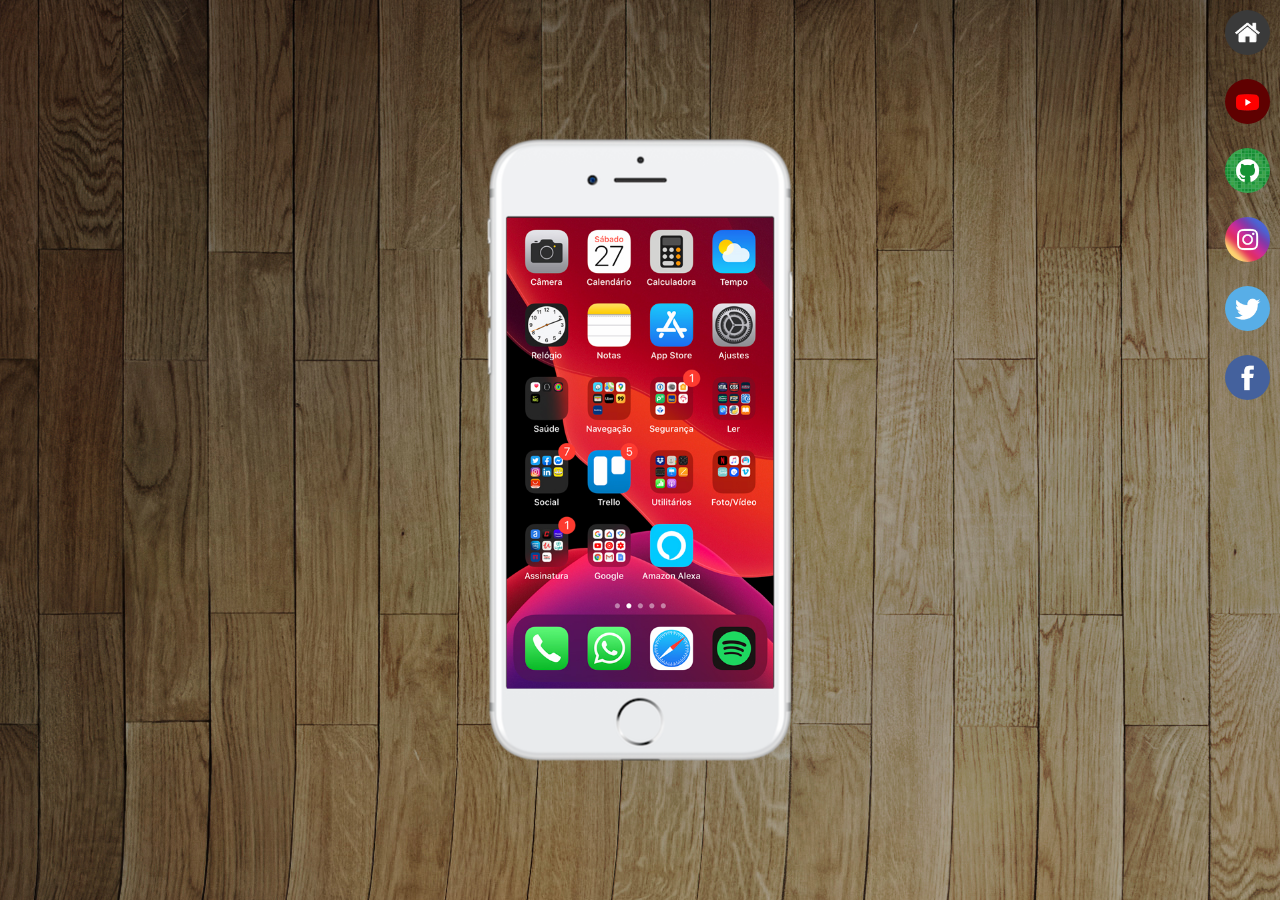
<file: index.html>
<!DOCTYPE html>
<html lang="pt-br">
<head>
    <meta charset="UTF-8">
    <meta name="viewport" content="width=device-width, initial-scale=1.0">
    <link rel="shortcut icon" href="favicon.ico" type="image/x-icon">
    <link rel="stylesheet" href="estilo/style.css">
    <title>projeto rede sociais</title>
</head>
<body>
    <main>
        <section id="telefone">
            <iframe src="home.html" frameborder="0" name="tela" id="tela" ></iframe>
        </section>
        <section id="rd-sociais">
            <a href="home.html" target="tela"><img src="imagens/logo-home.jpg" alt=""></a><br>
            <a href="youtube.html" target="tela"><img src="imagens/logo-youtube.jpg" alt=""></a><br>
            <a href="github.html" target="tela"><img src="imagens/logo-github.jpg" alt=""></a><br>
            <a href="
            instagram.html" target="tela"><img src="imagens/logo-instagram.jpg" alt=""></a><br>
            <a href="twitter.html" target="tela"><img src="imagens/logo-twitter.jpg" alt=""></a><br>
            <a href="facebook.html" target="tela"><img src="imagens/logo-facebook.jpg" alt=""></a>
        </section>
        
    </main>
</body>
</html>
</file>
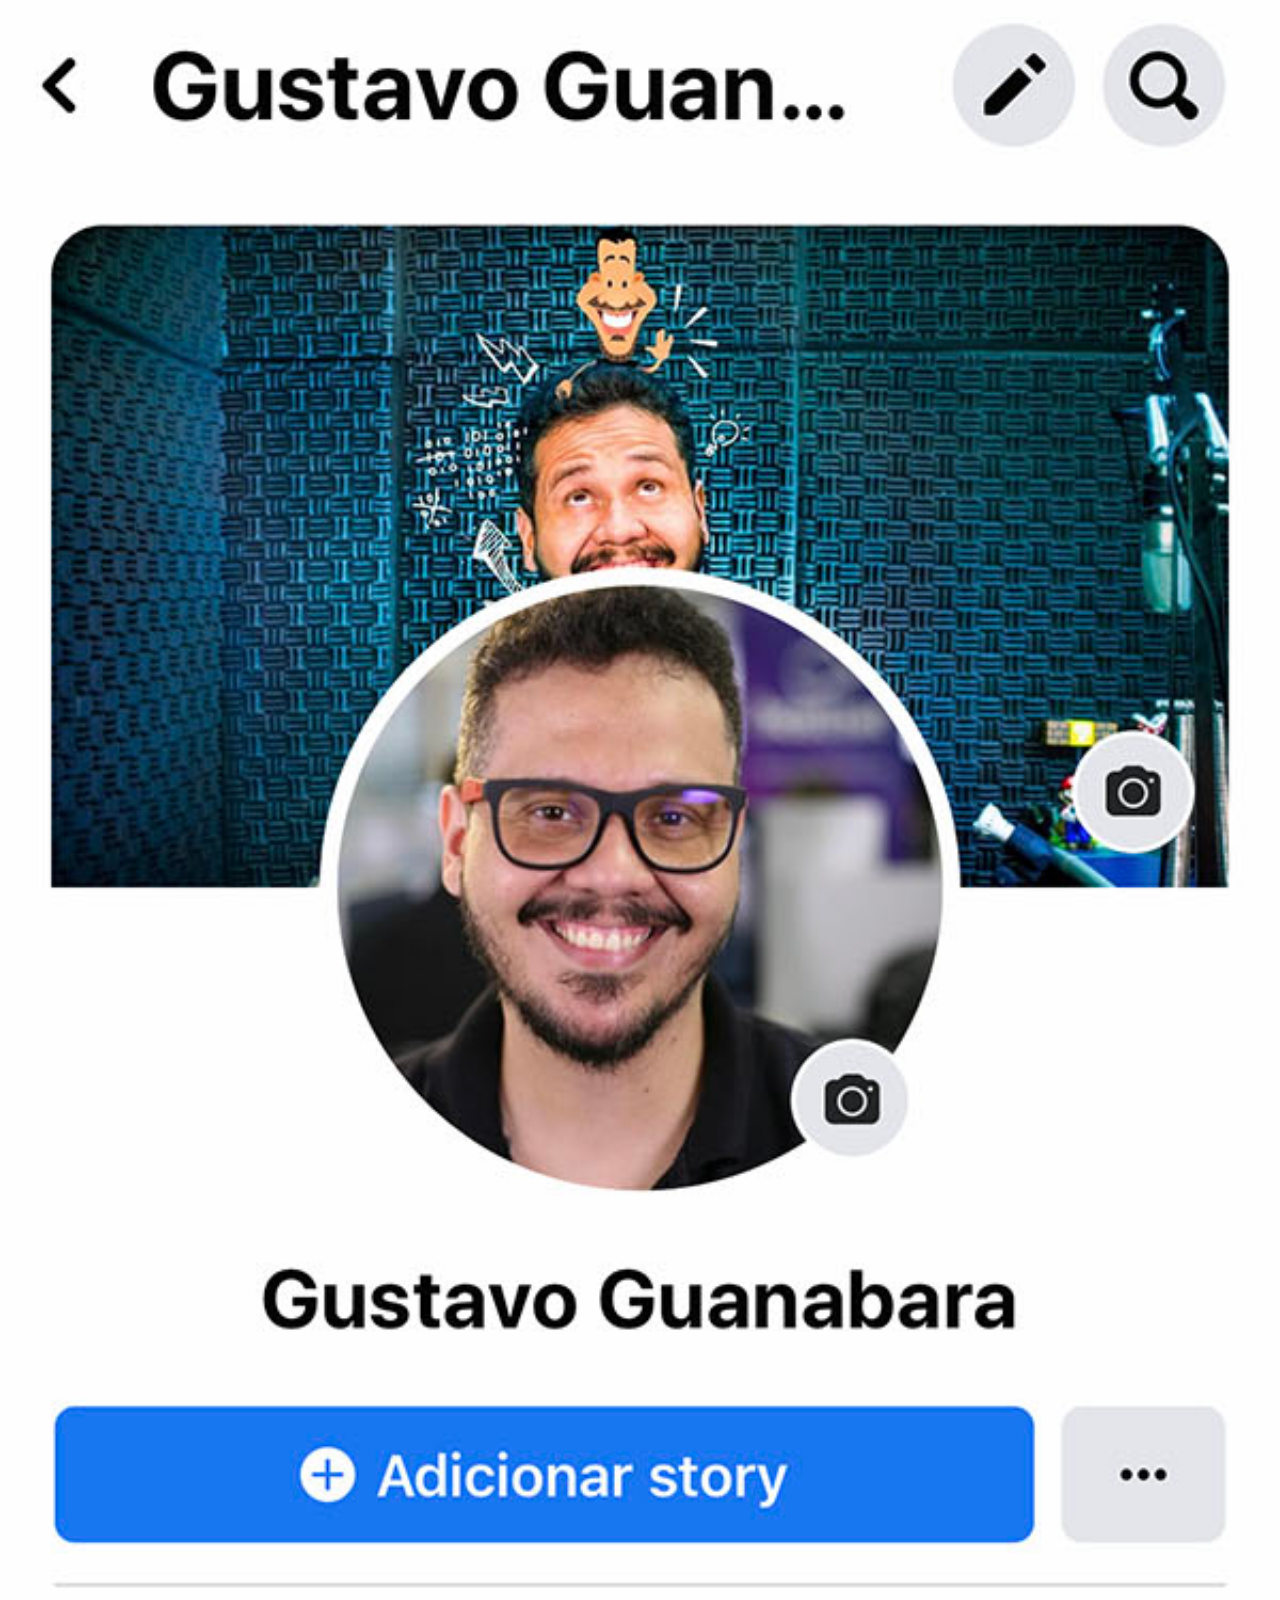
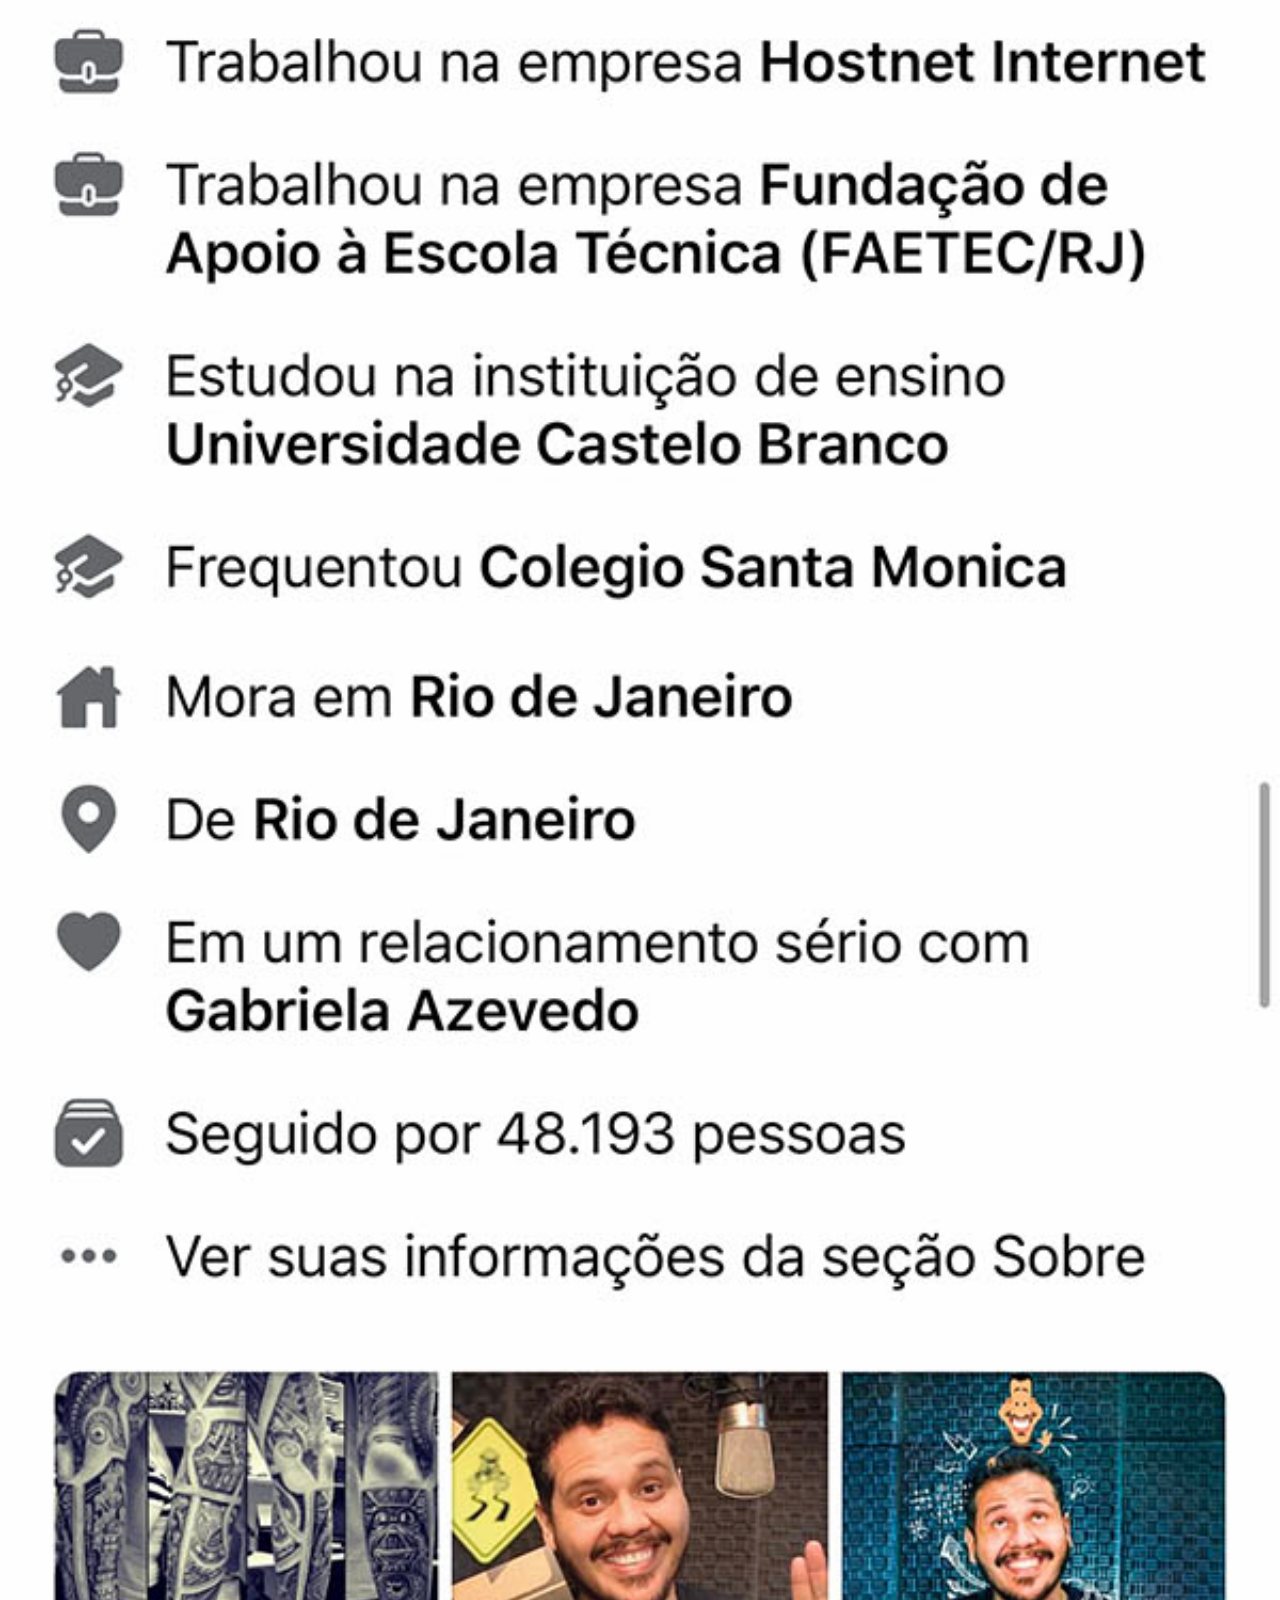
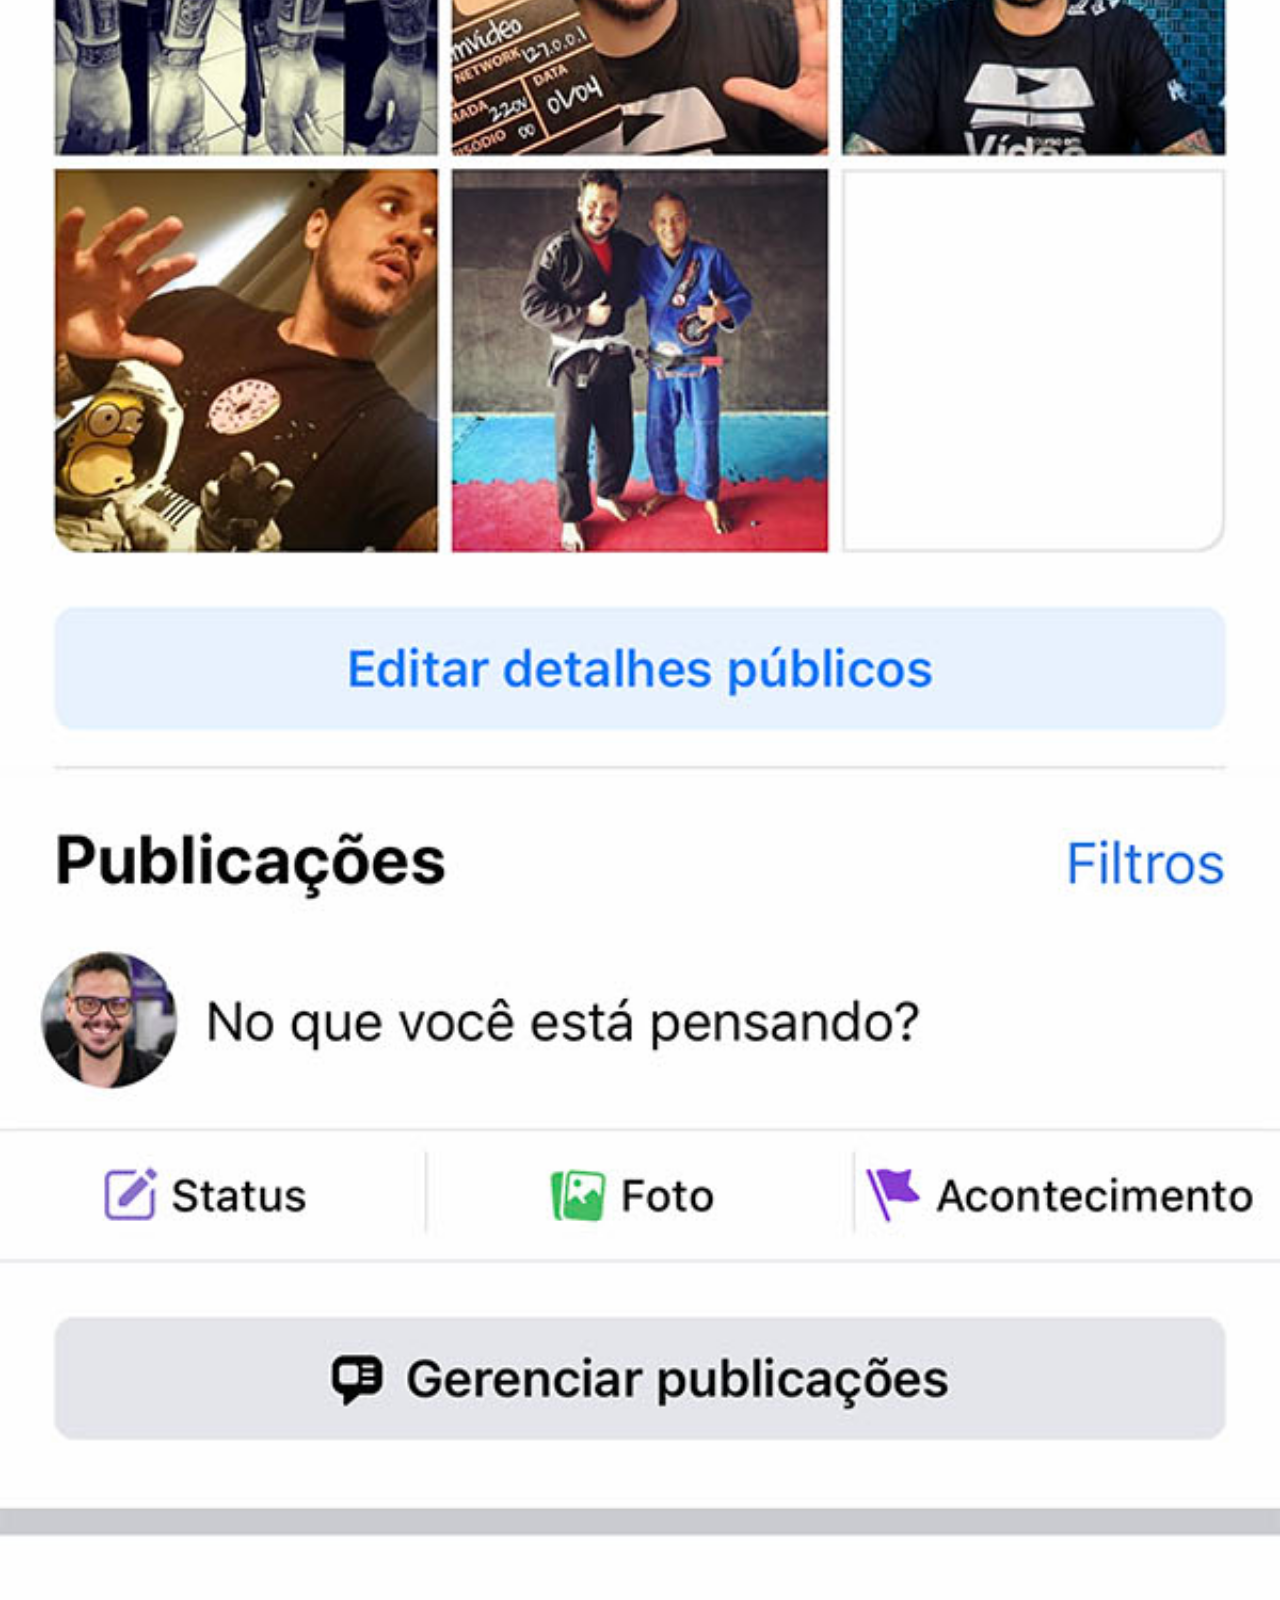
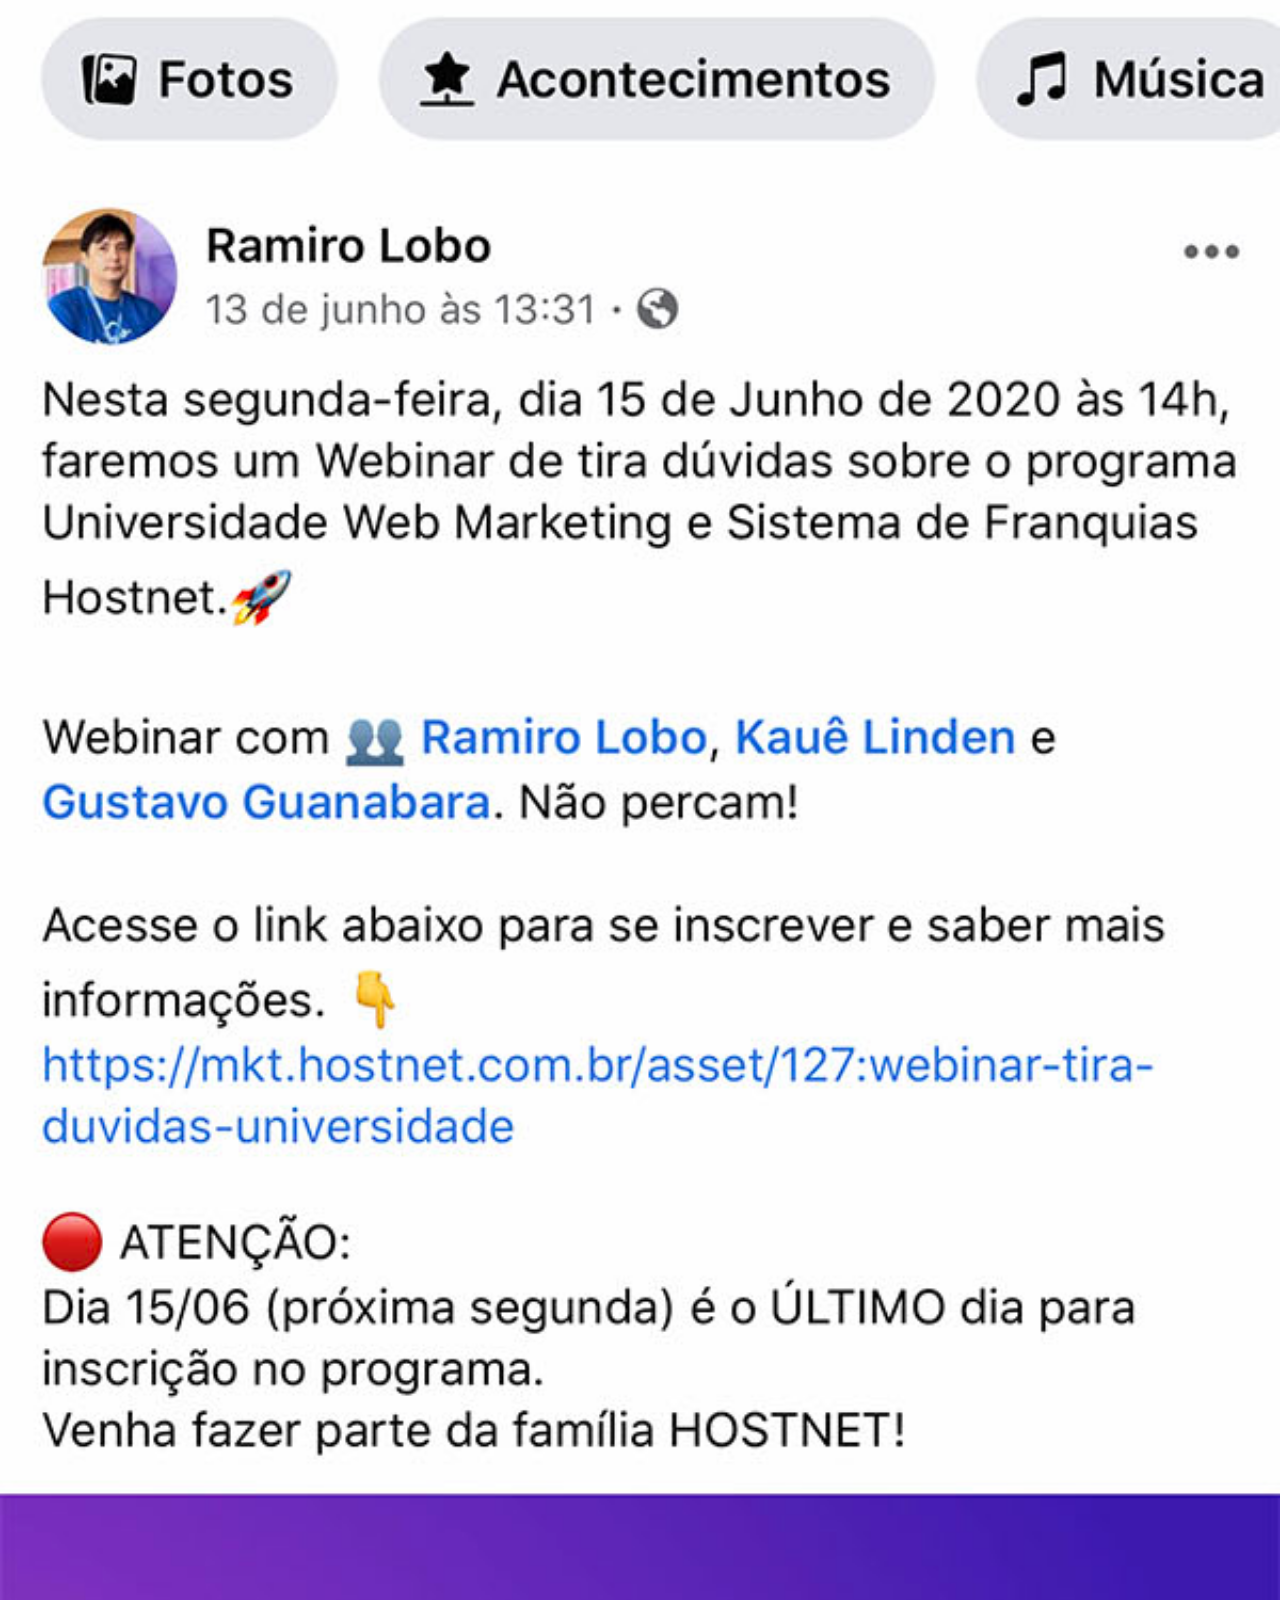
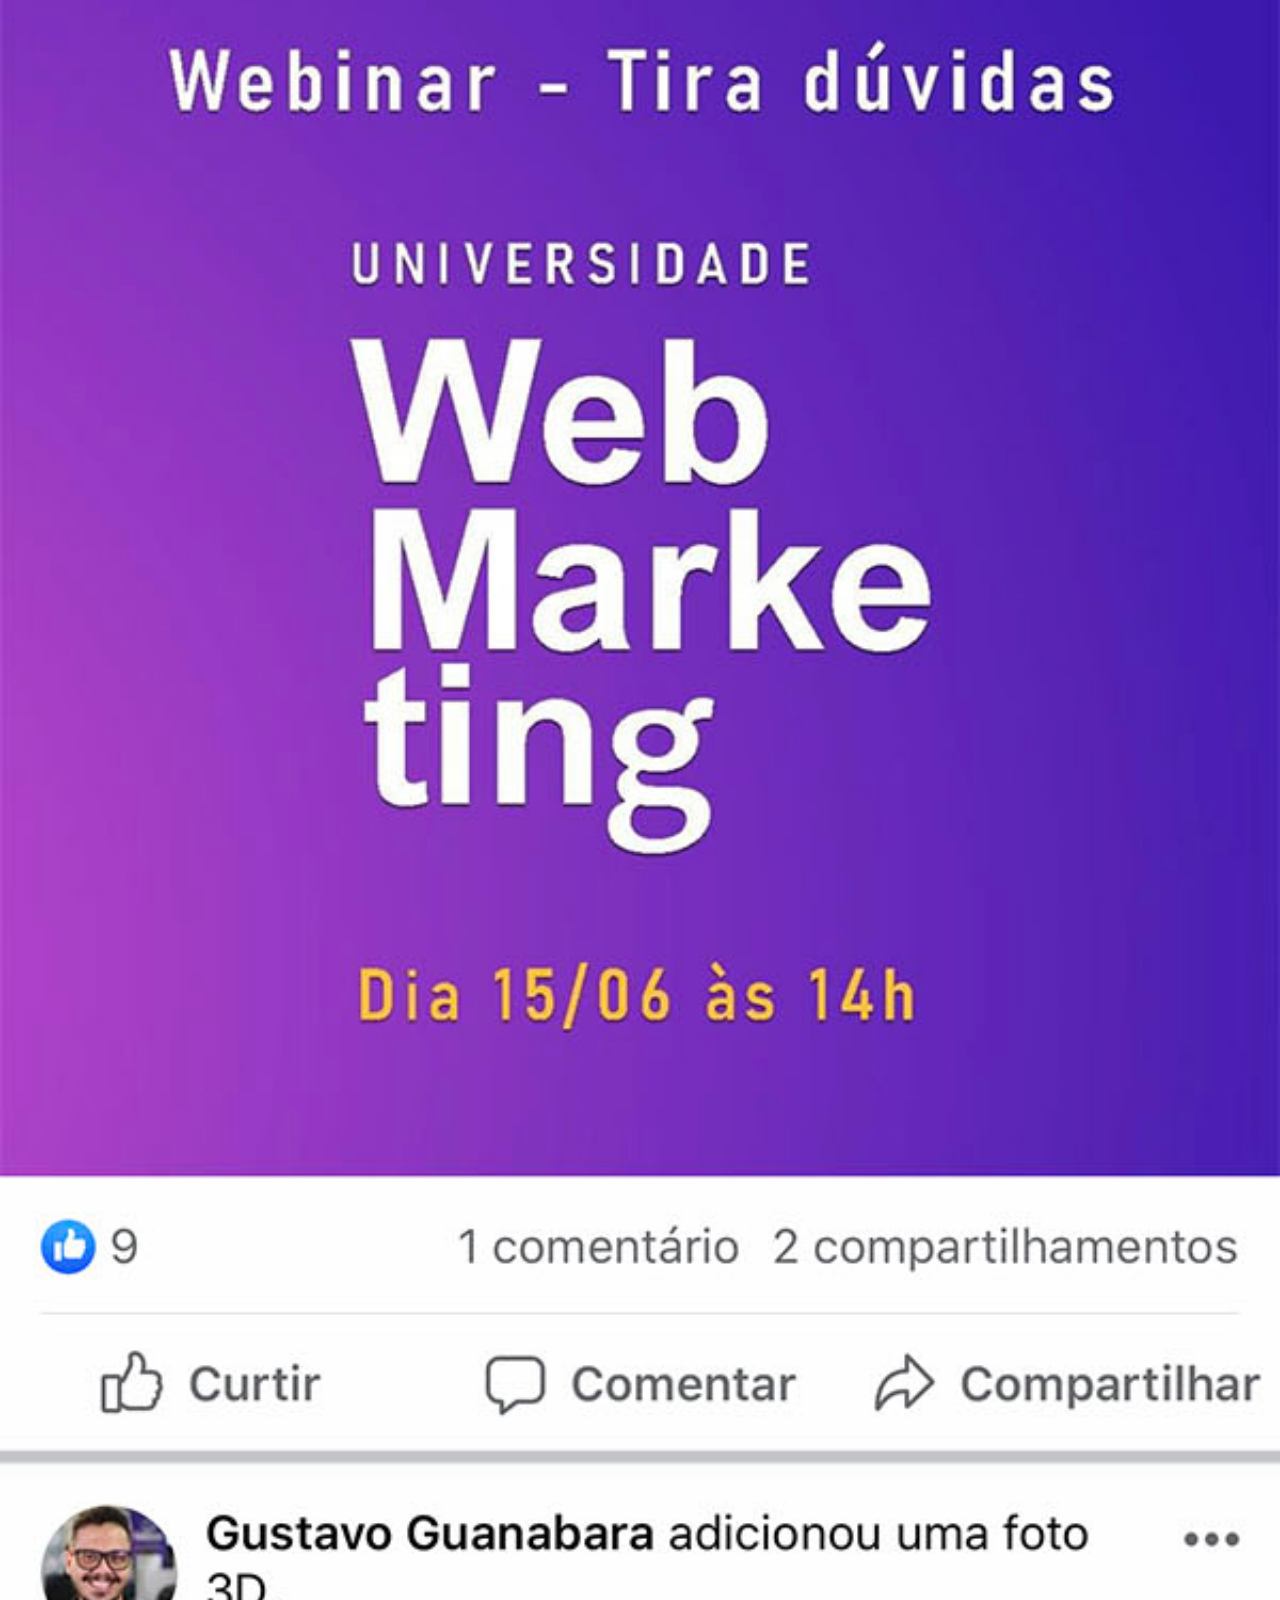
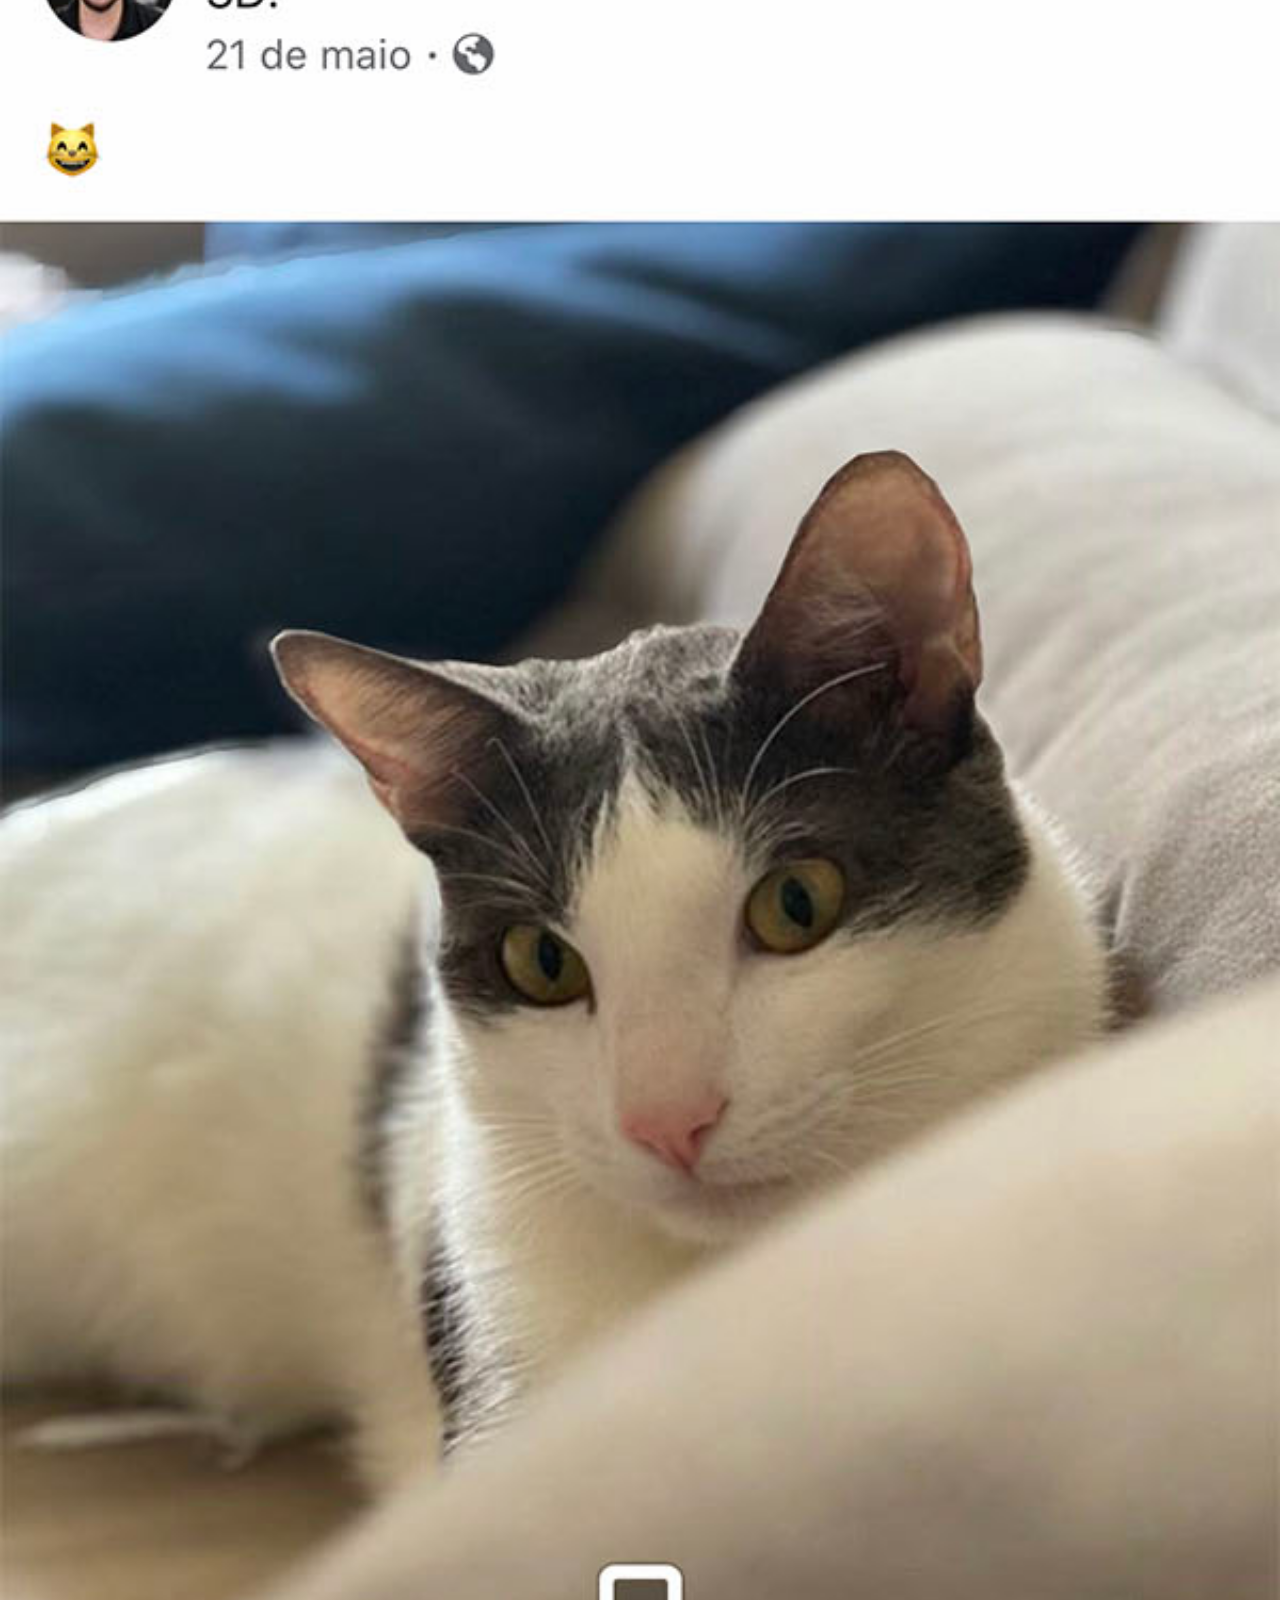
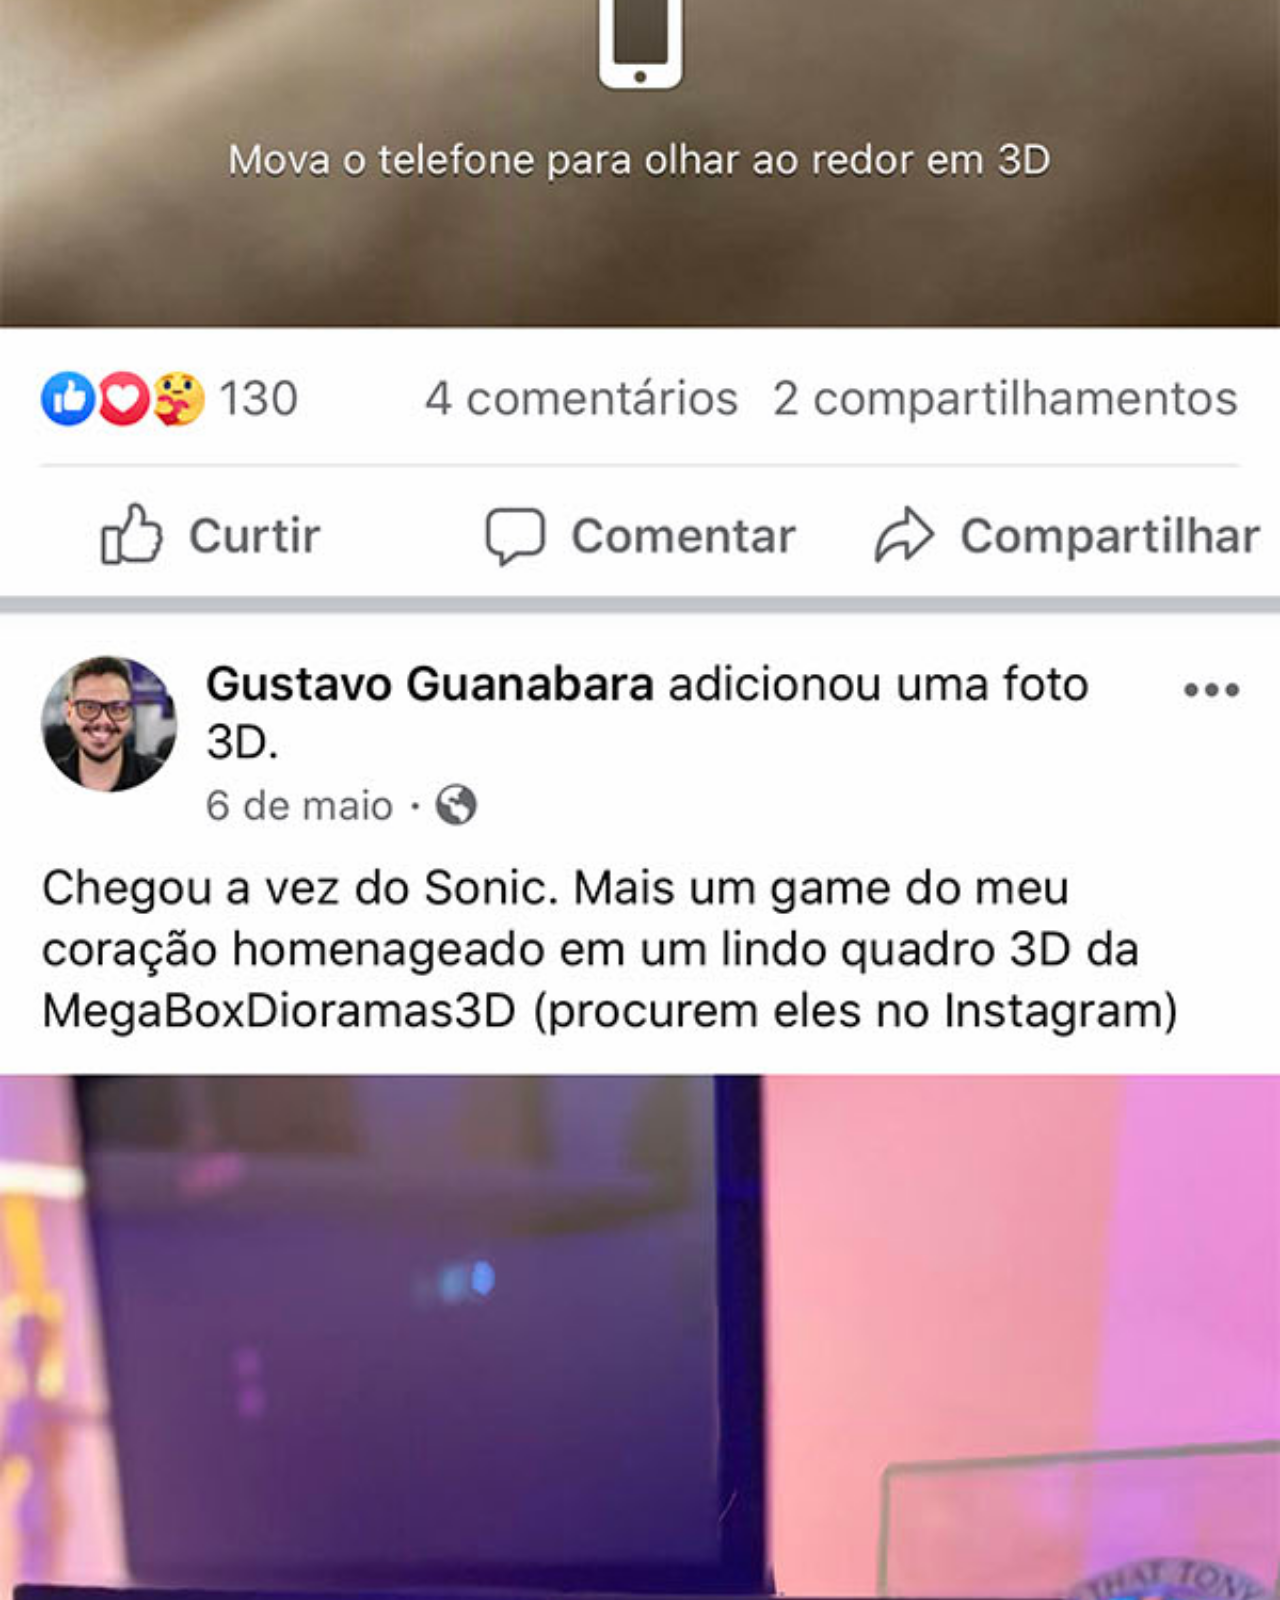
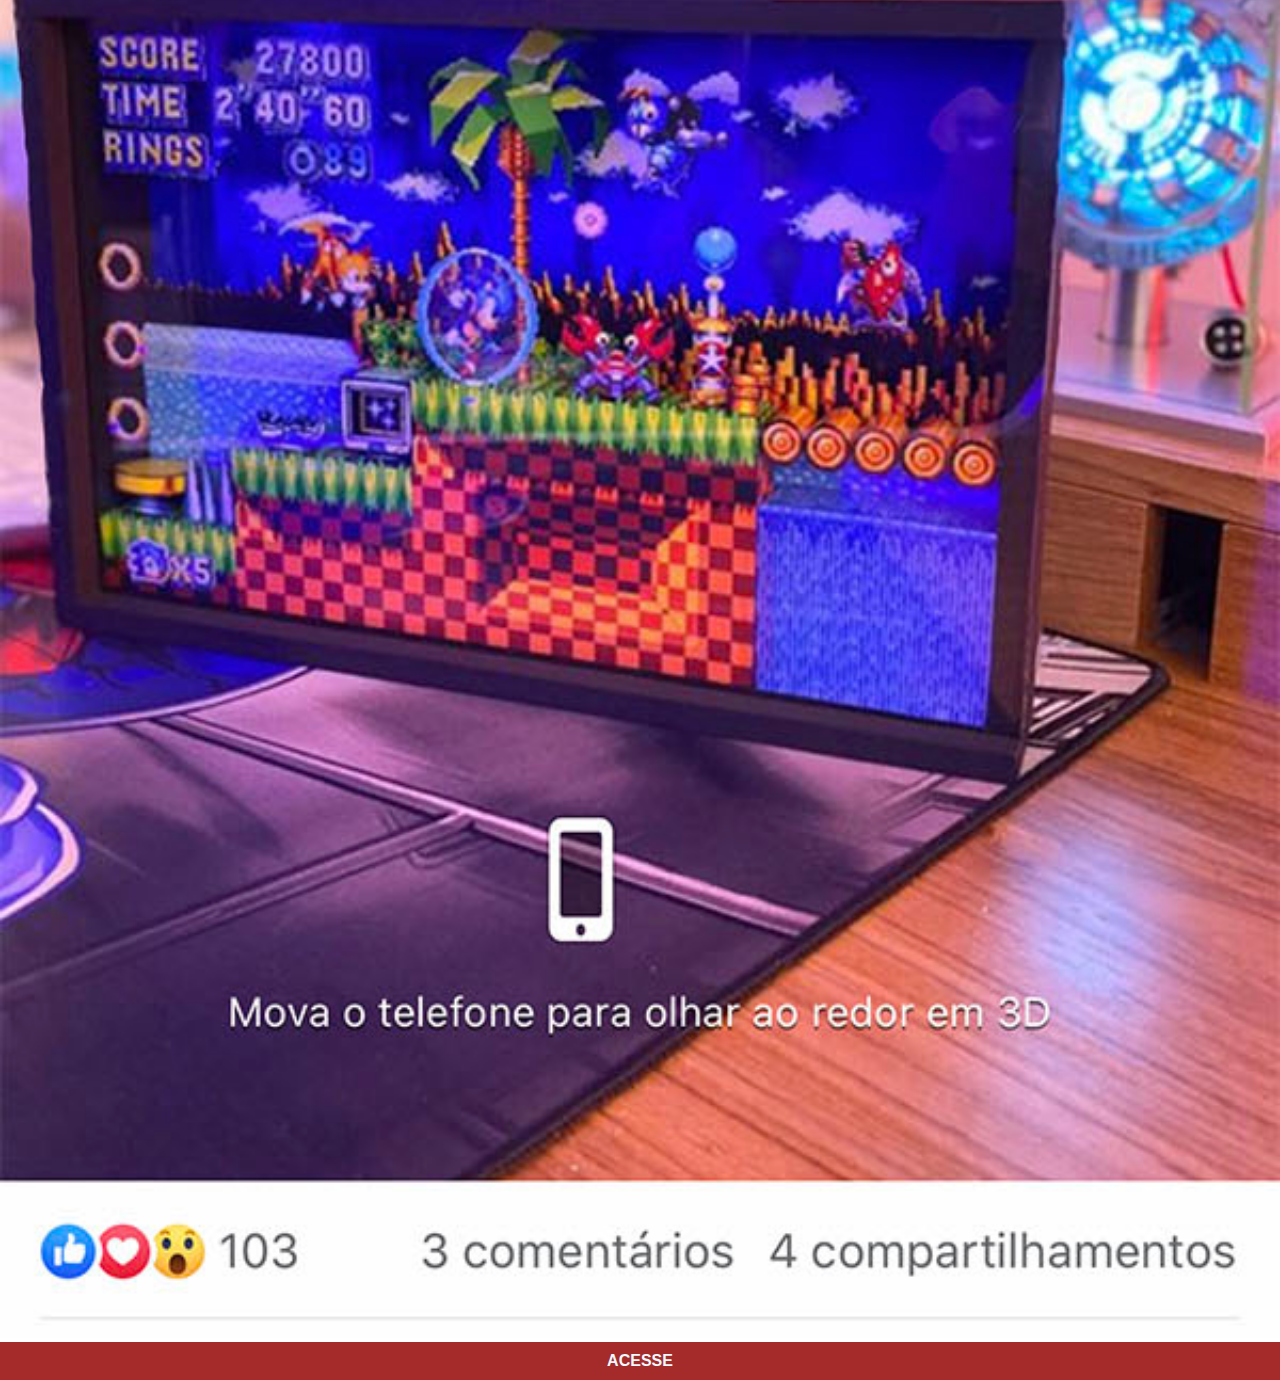
<file: facebook.html>
<!DOCTYPE html>
<html lang="pt-br">
<head>
    <meta charset="UTF-8">
    <meta name="viewport" content="width=device-width, initial-scale=1.0">
    <title>facebook</title>
    <link rel="stylesheet" href="estilo/social.css">
</head>
<body>
    <img src="imagens/tela-facebook.jpg" alt="">
    <a href="https://github.com/paulohs22/" target="_blank">ACESSE</a>
</body>
</html>
</file>
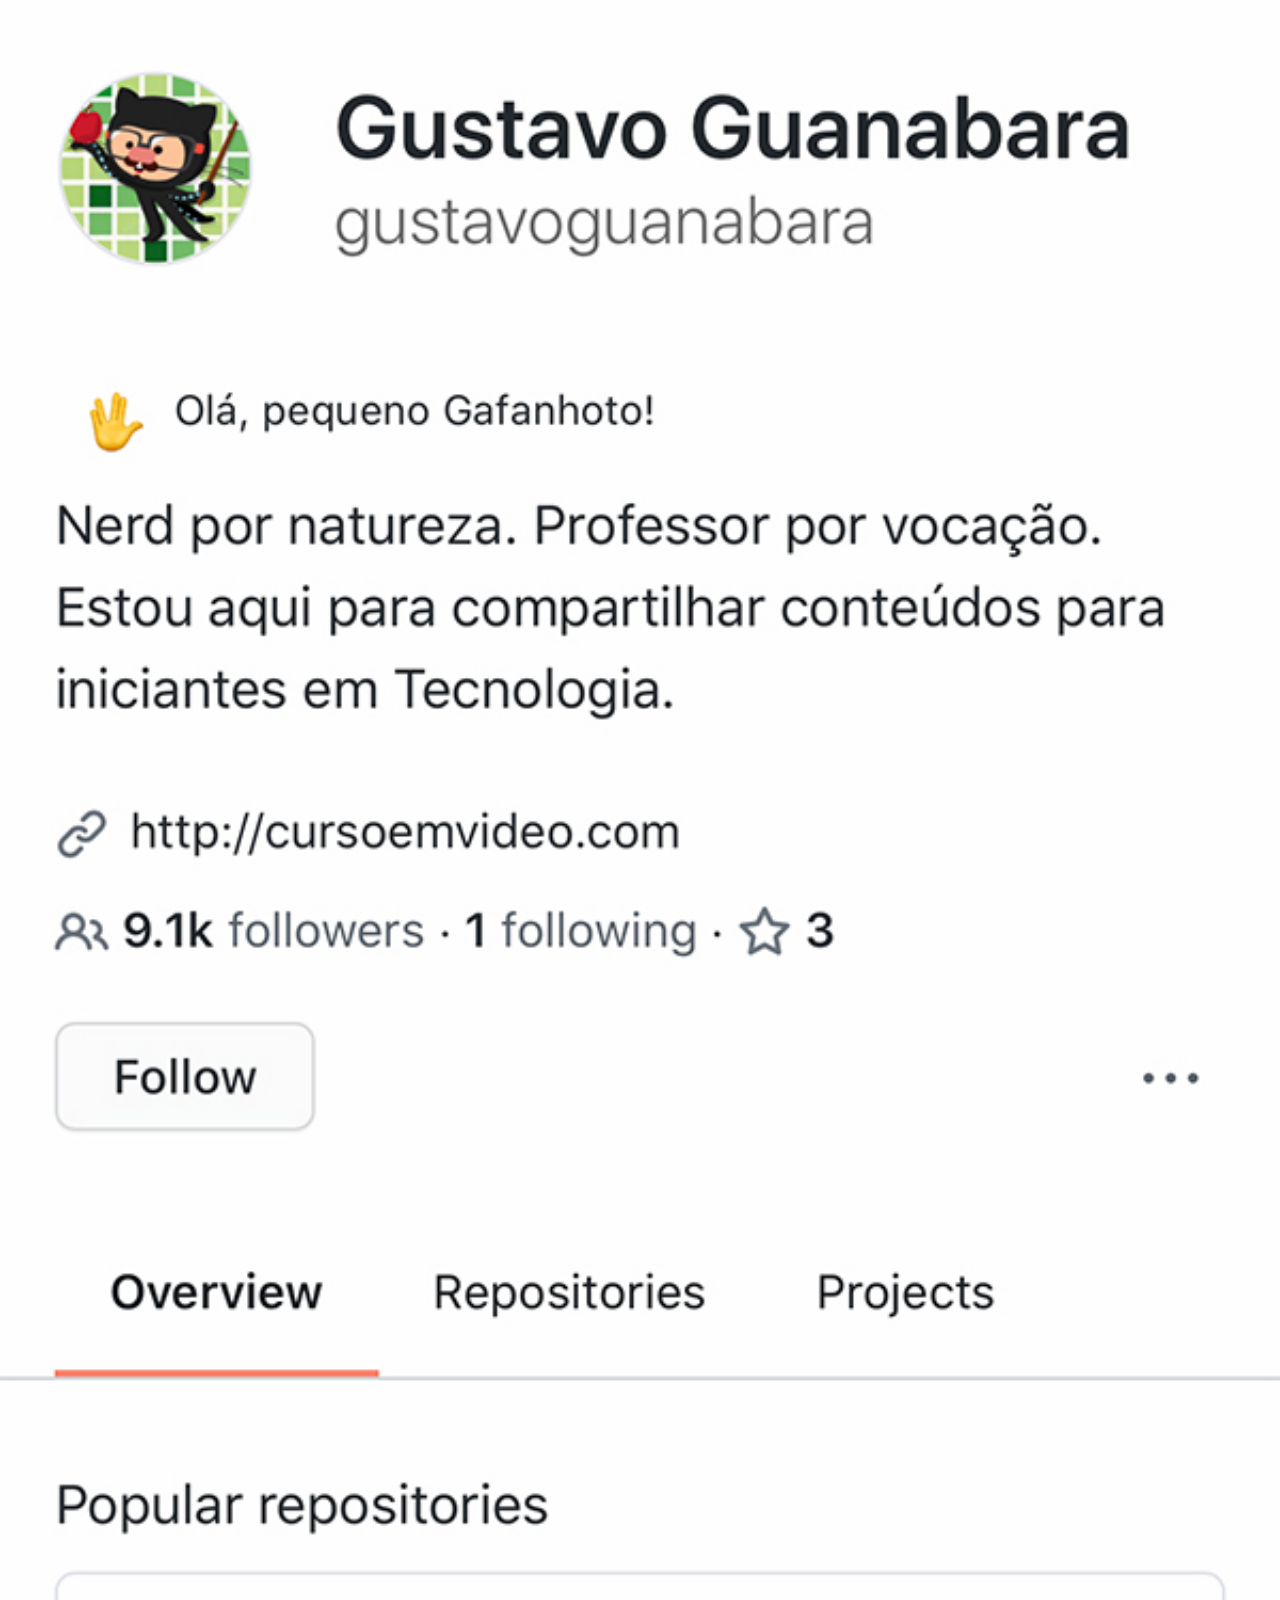
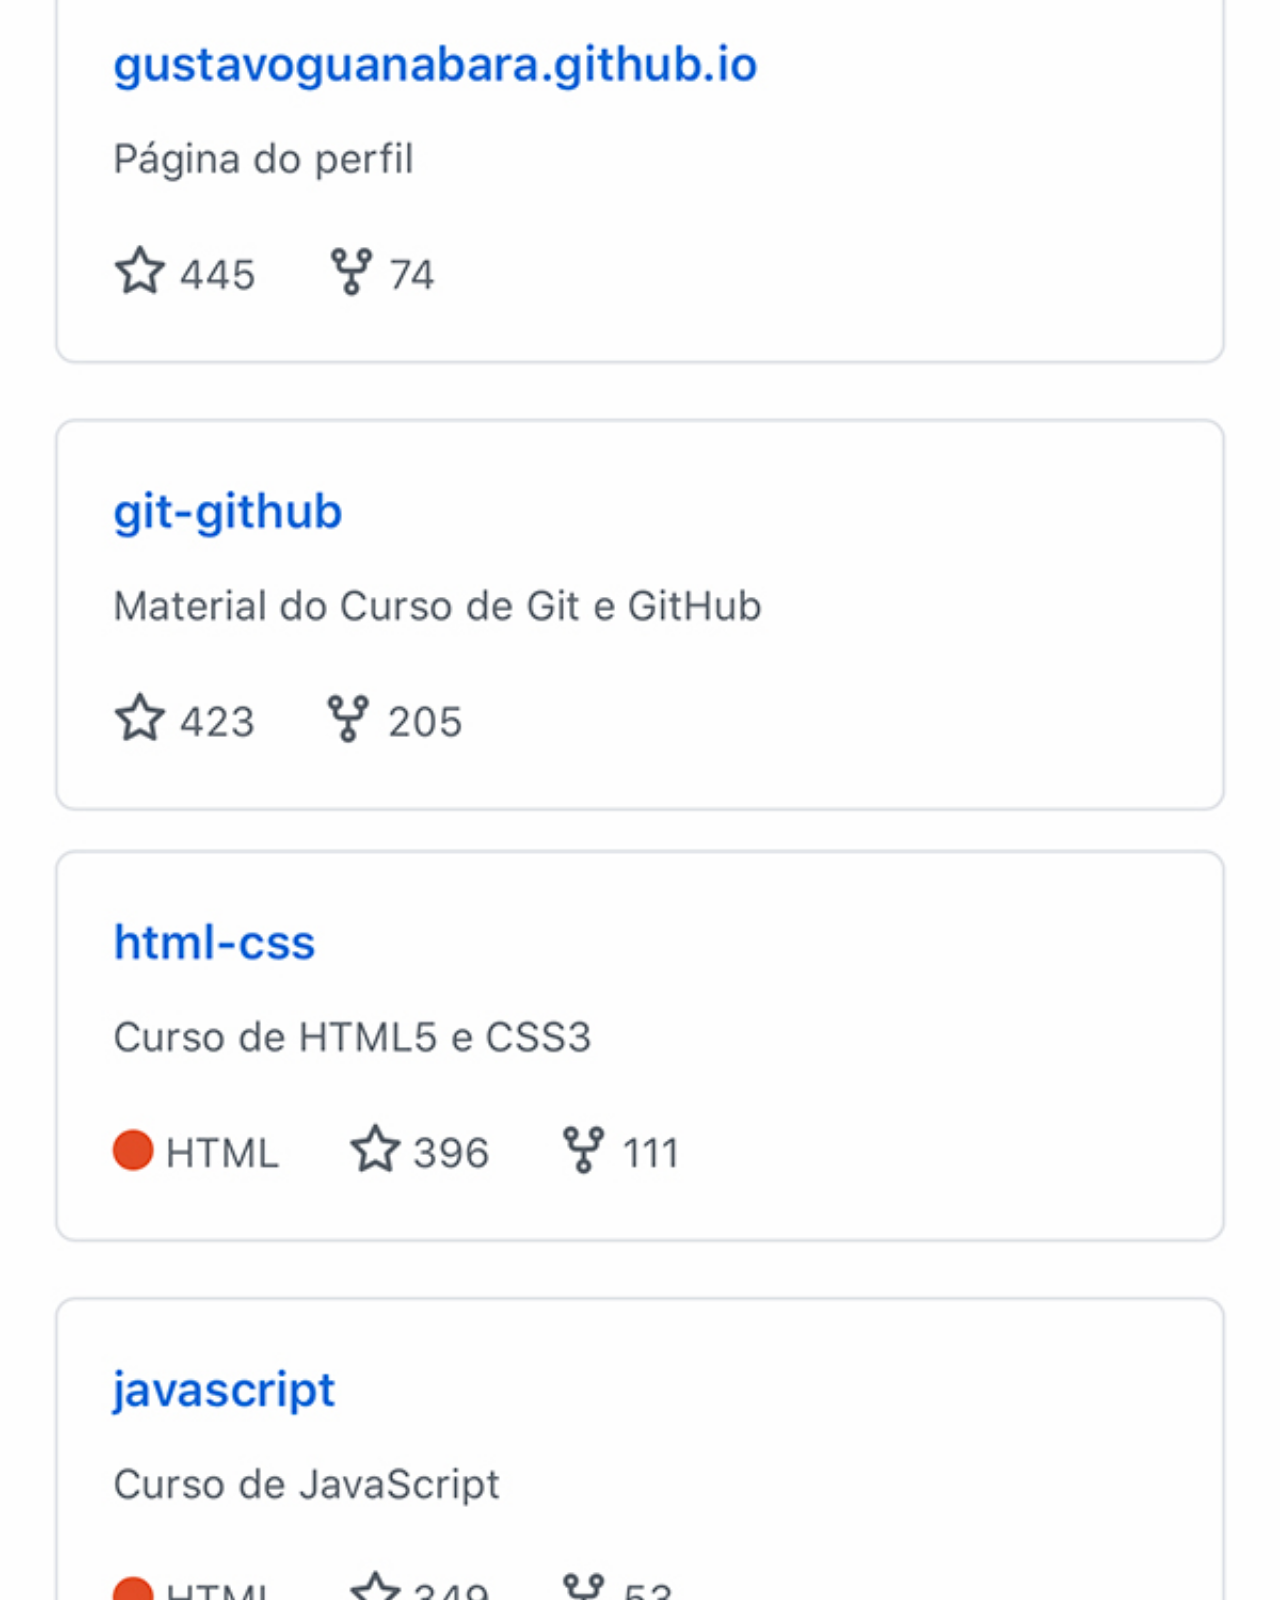
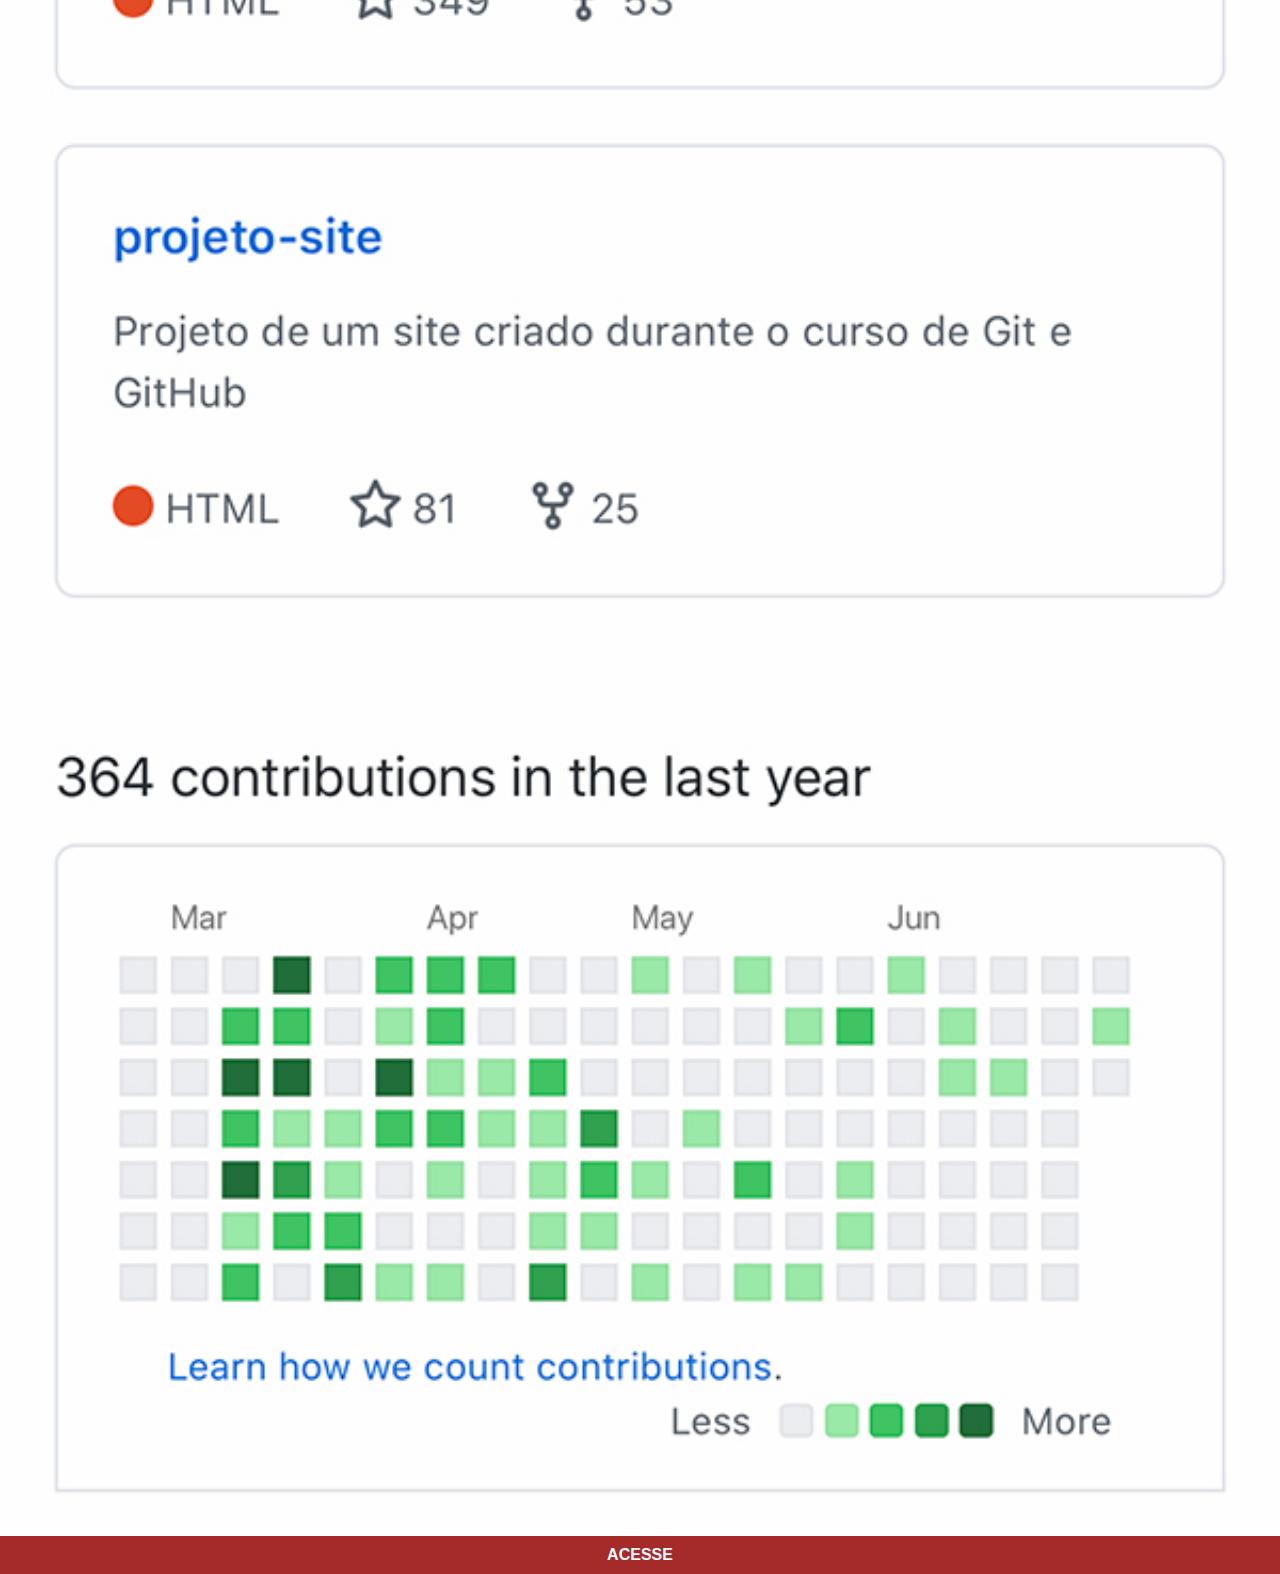
<file: github.html>
<!DOCTYPE html>
<html lang="pt-br">
<head>
    <meta charset="UTF-8">
    <meta name="viewport" content="width=device-width, initial-scale=1.0">
    <title>git hub</title>
    <link rel="stylesheet" href="estilo/social.css">
</head>
<body>
    <img src="imagens/tela-github.jpg" alt="">
    <a href="https://github.com/paulohs22/" target="_blank">ACESSE</a>
</body>
</html>
</file>
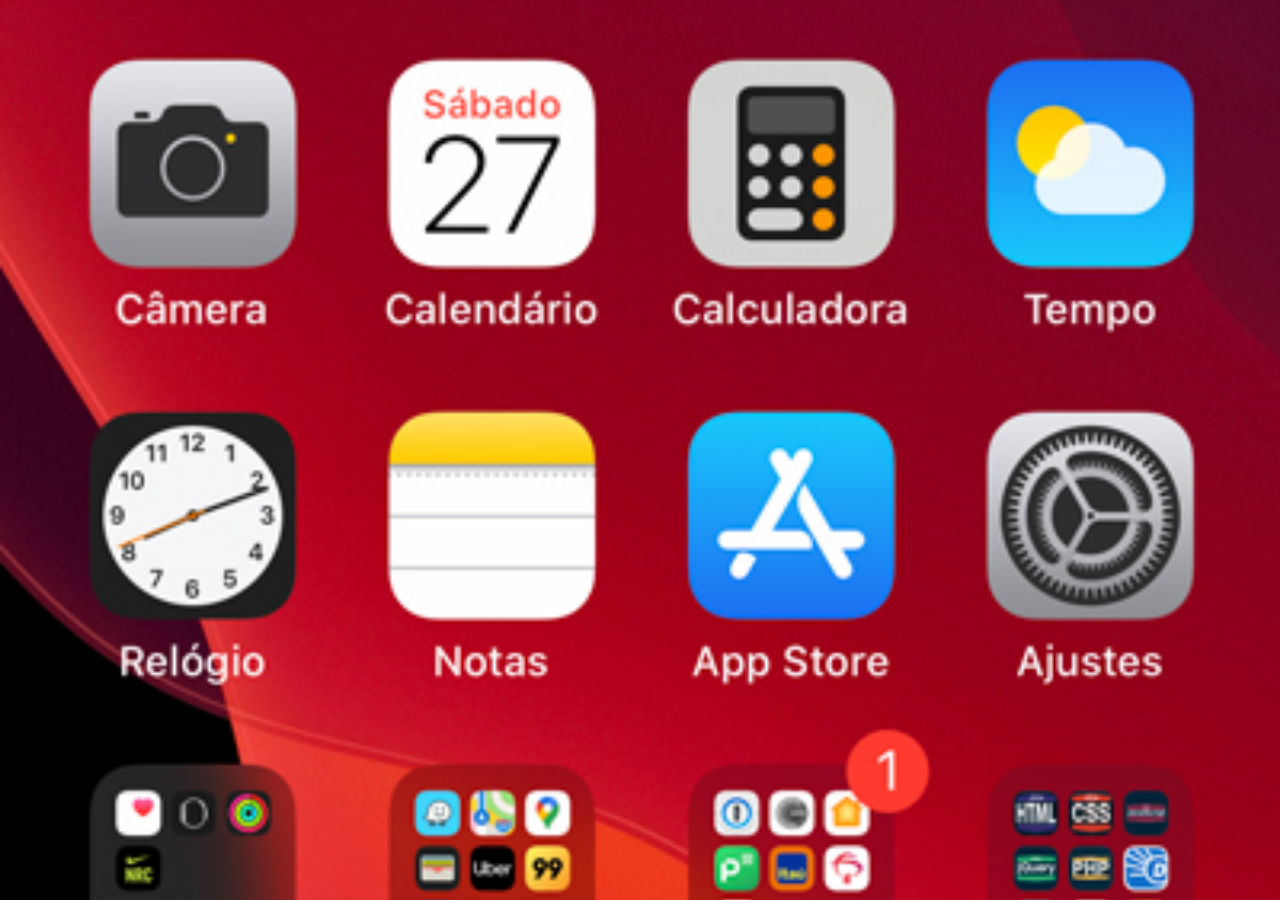
<file: home.html>
<!DOCTYPE html>
<html lang="pt-br">
<head>
    <meta charset="UTF-8">
    <meta name="viewport" content="width=device-width, initial-scale=1.0">
    <title>home</title>
</head>
<style>
    *{
        padding: 0px;
        margin: 0px;
    }
    body{
        background: url(imagens/tela-home.jpg) no-repeat top center;
       background-size: cover;
        
    }
</style>
<body>
    
</body>
</html>
</file>
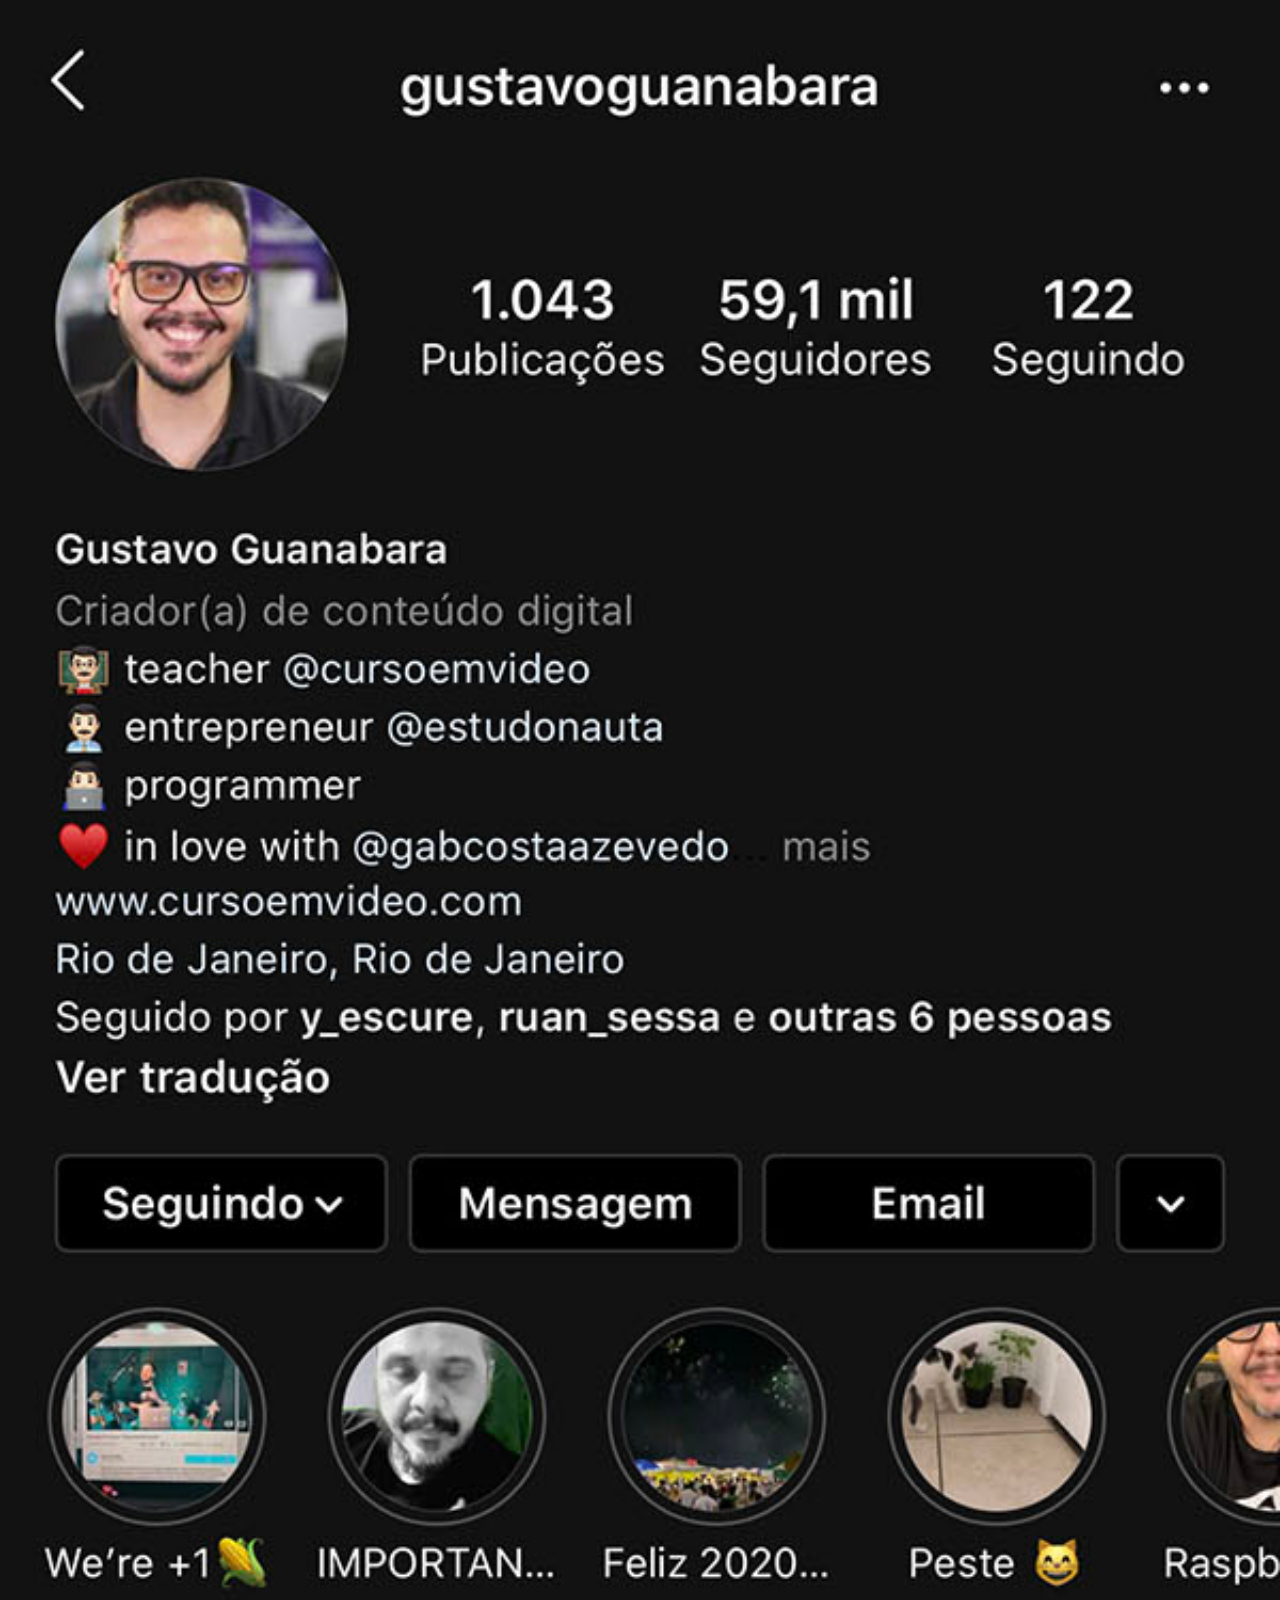
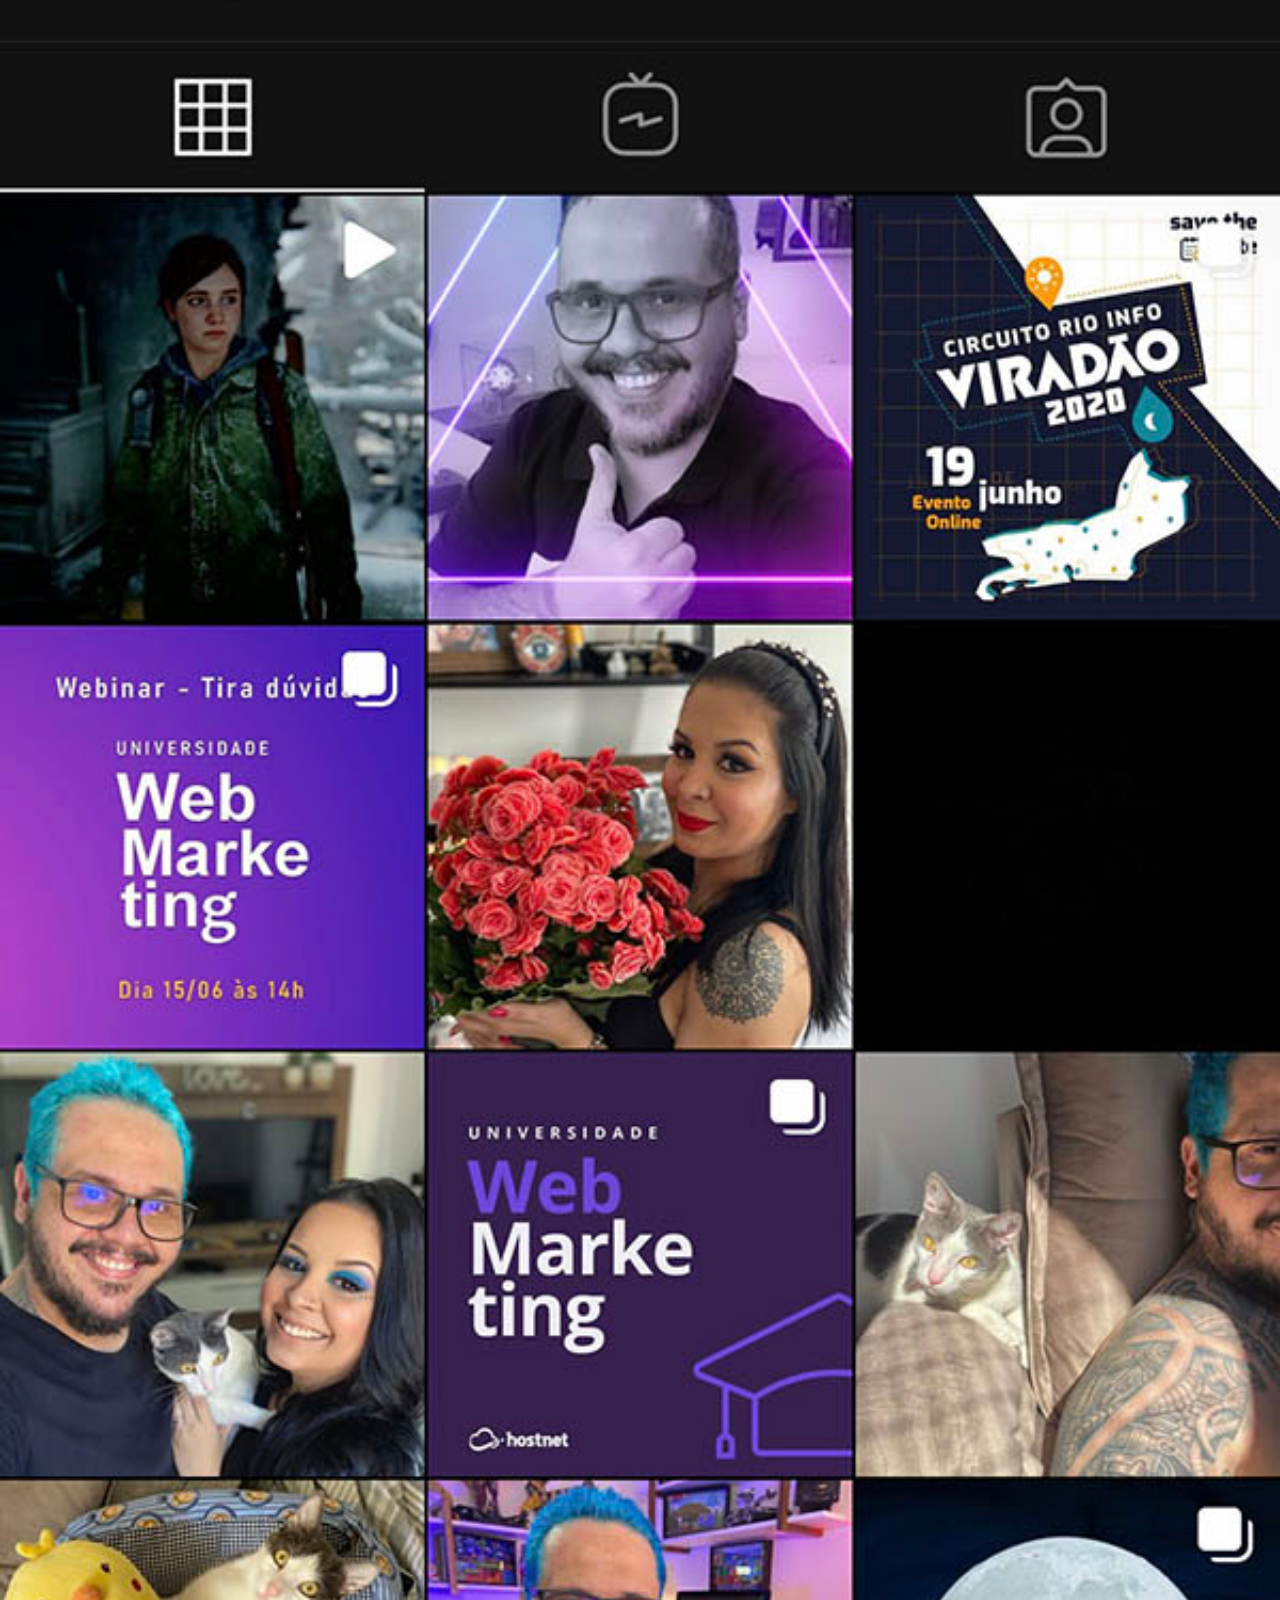
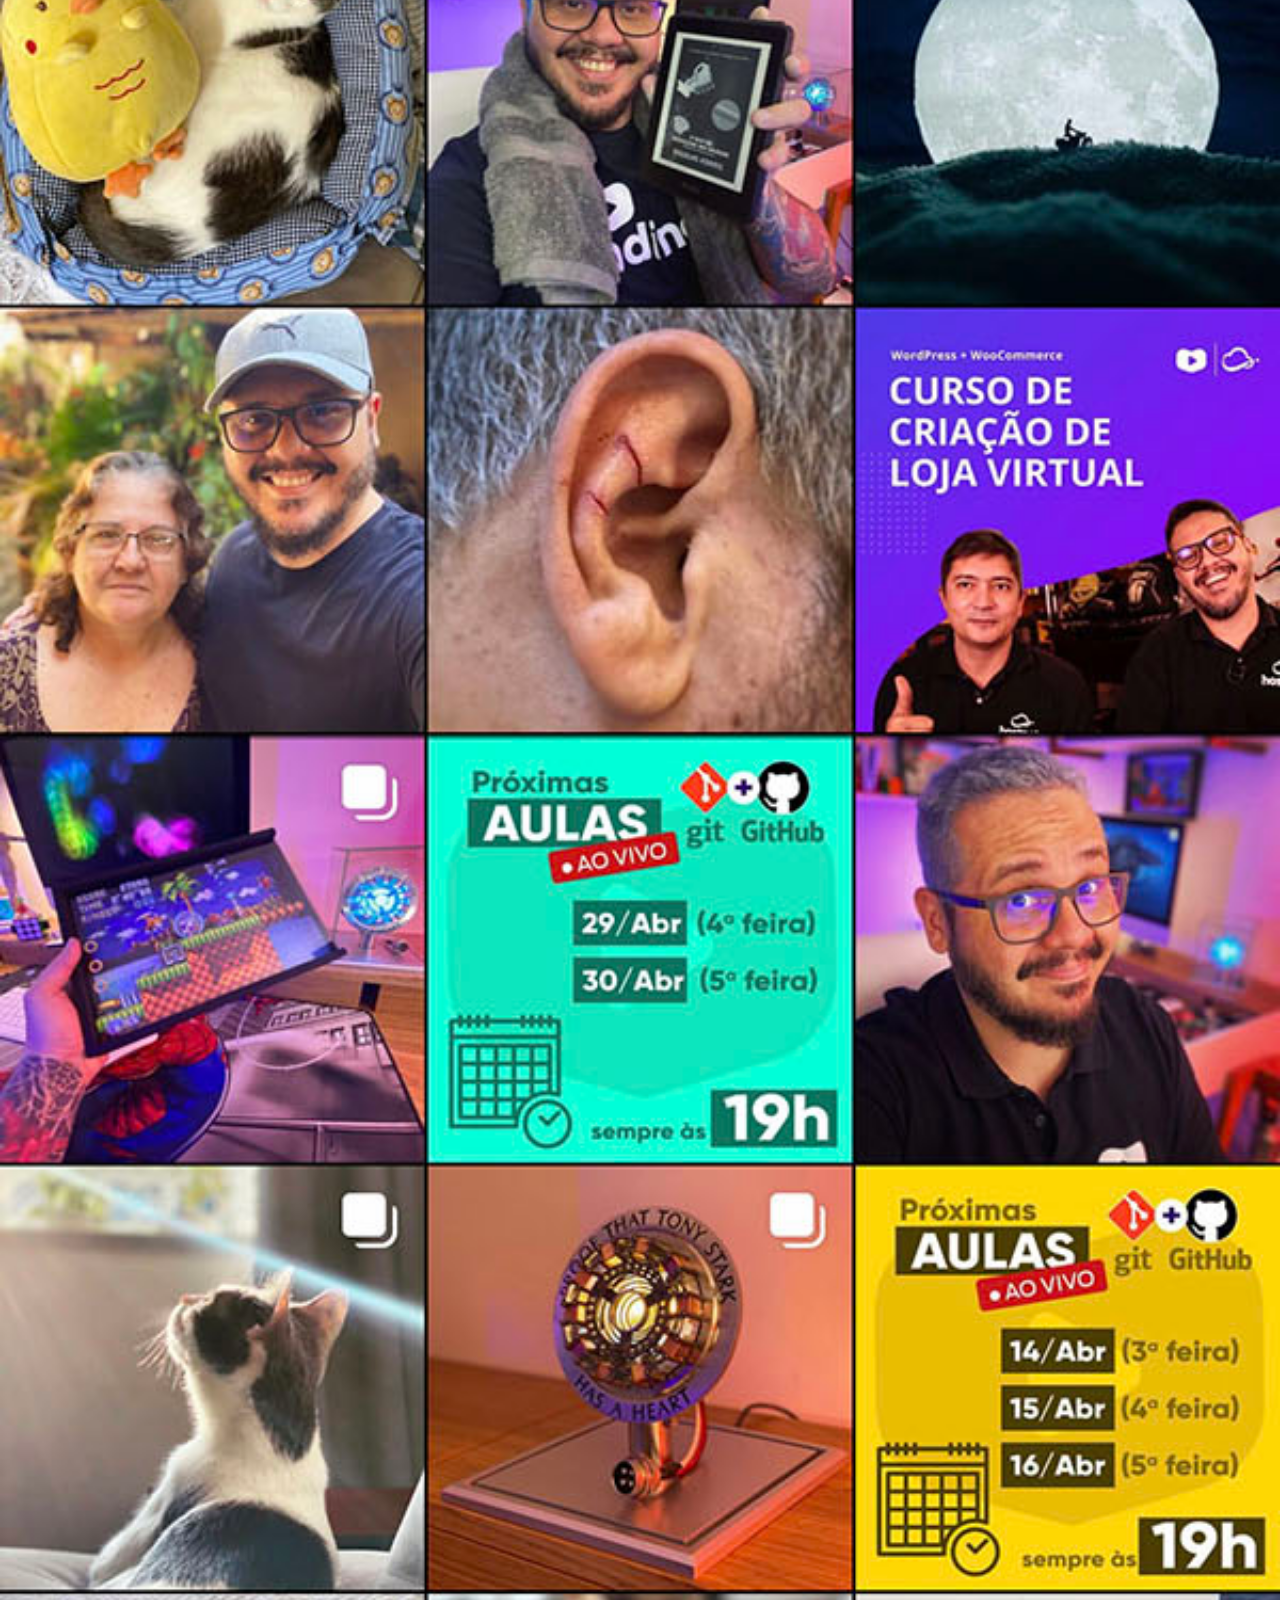
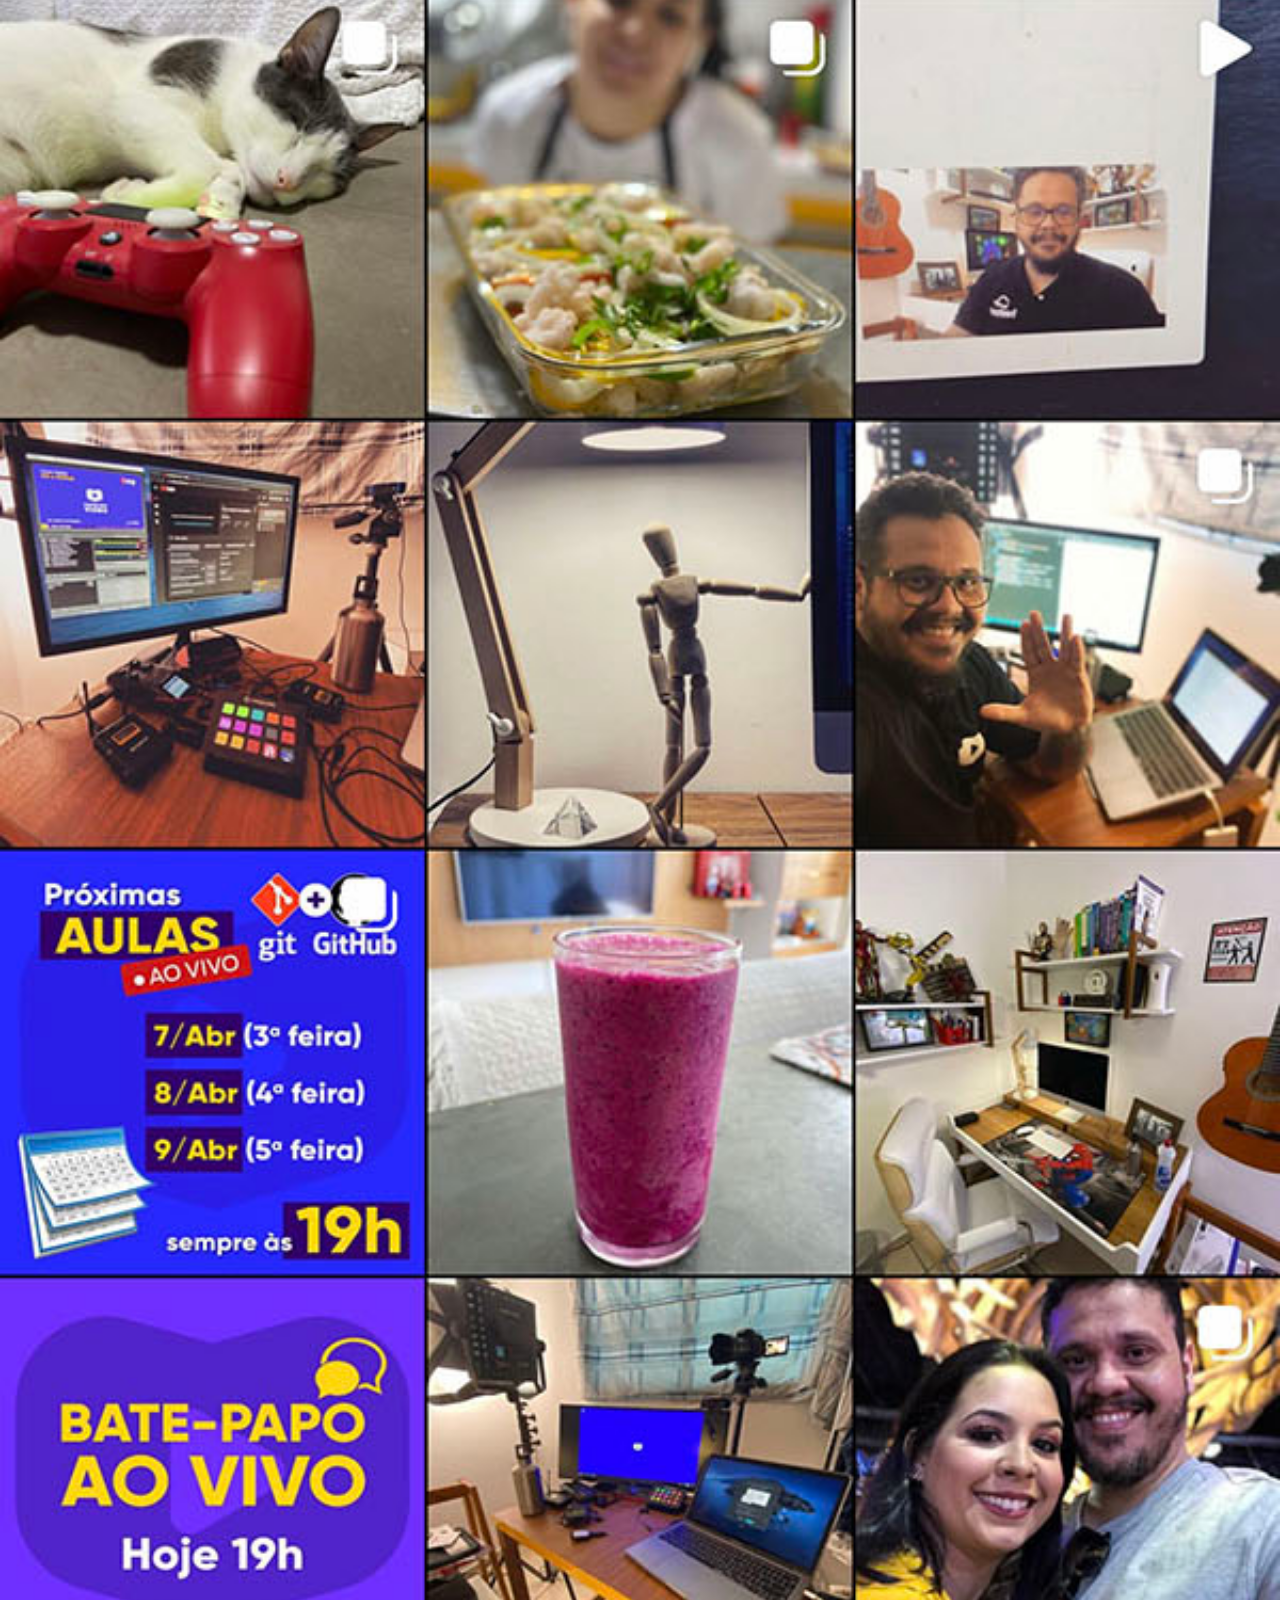
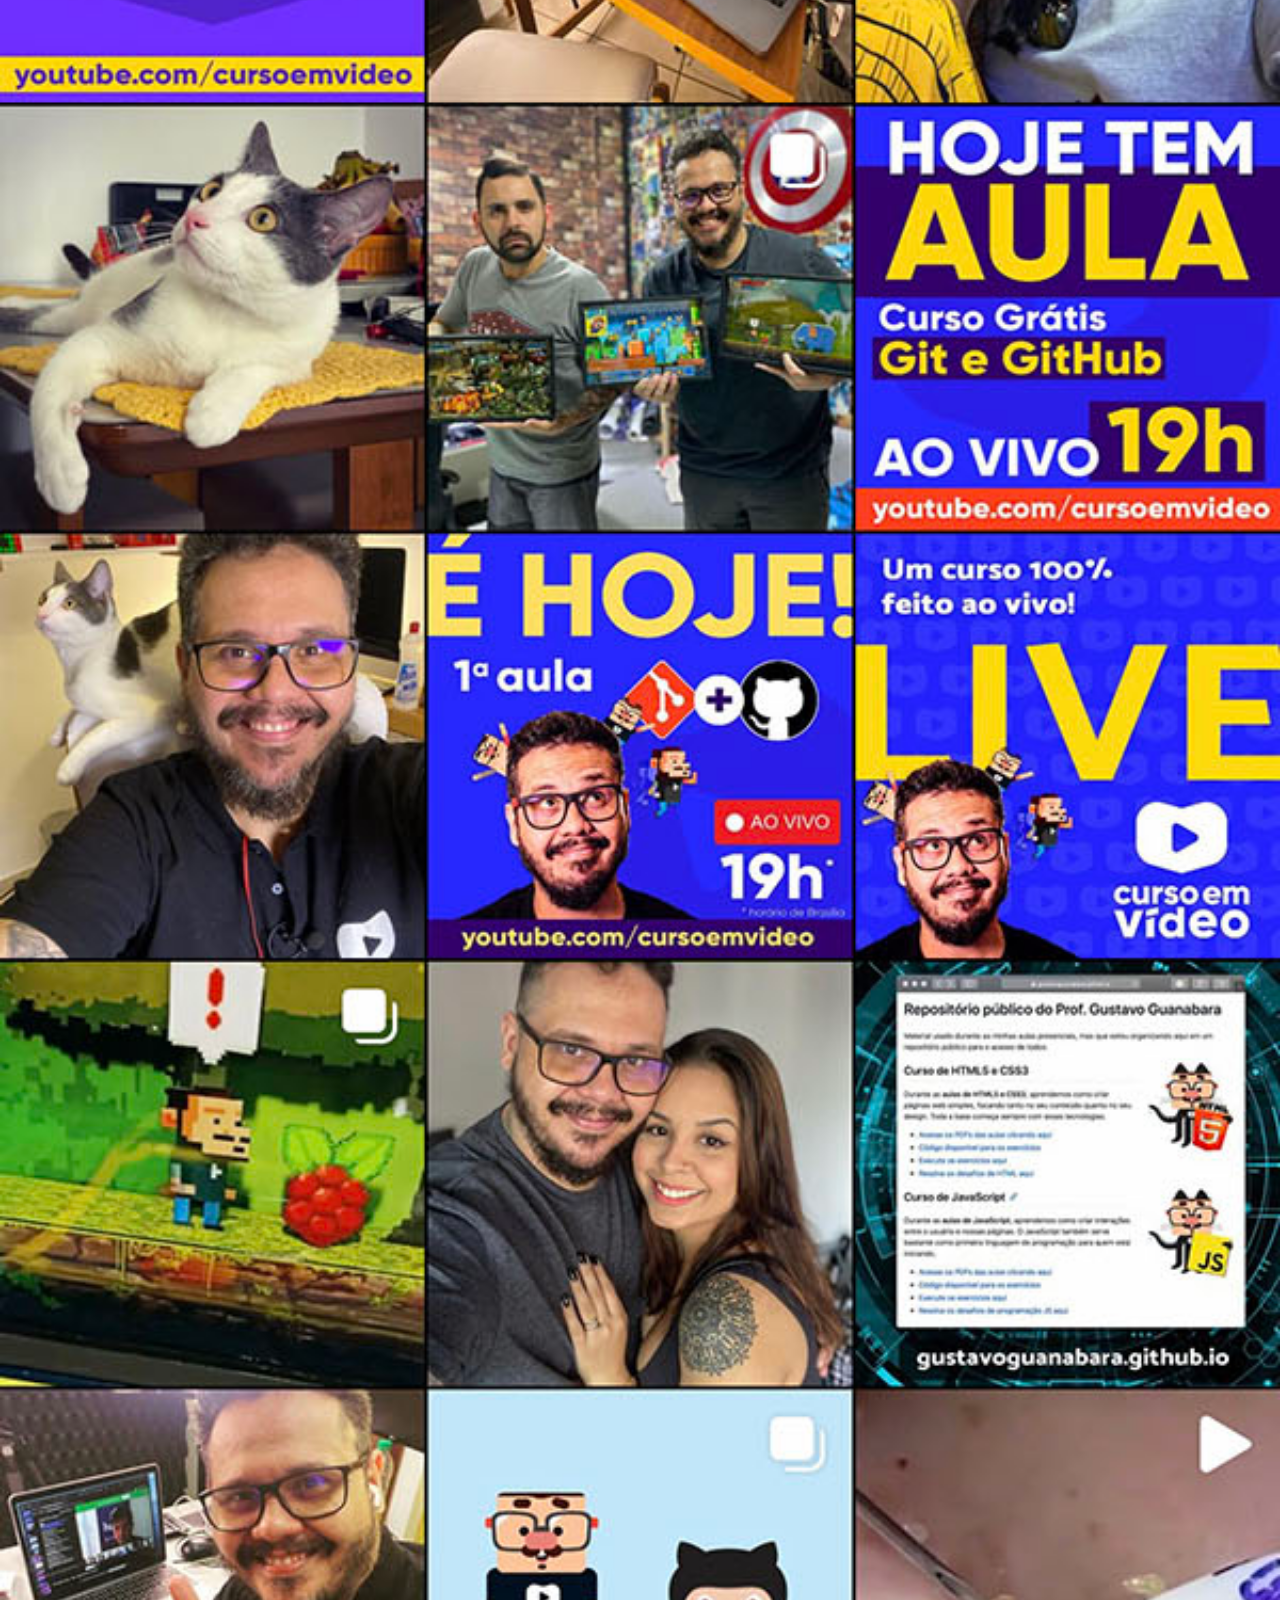
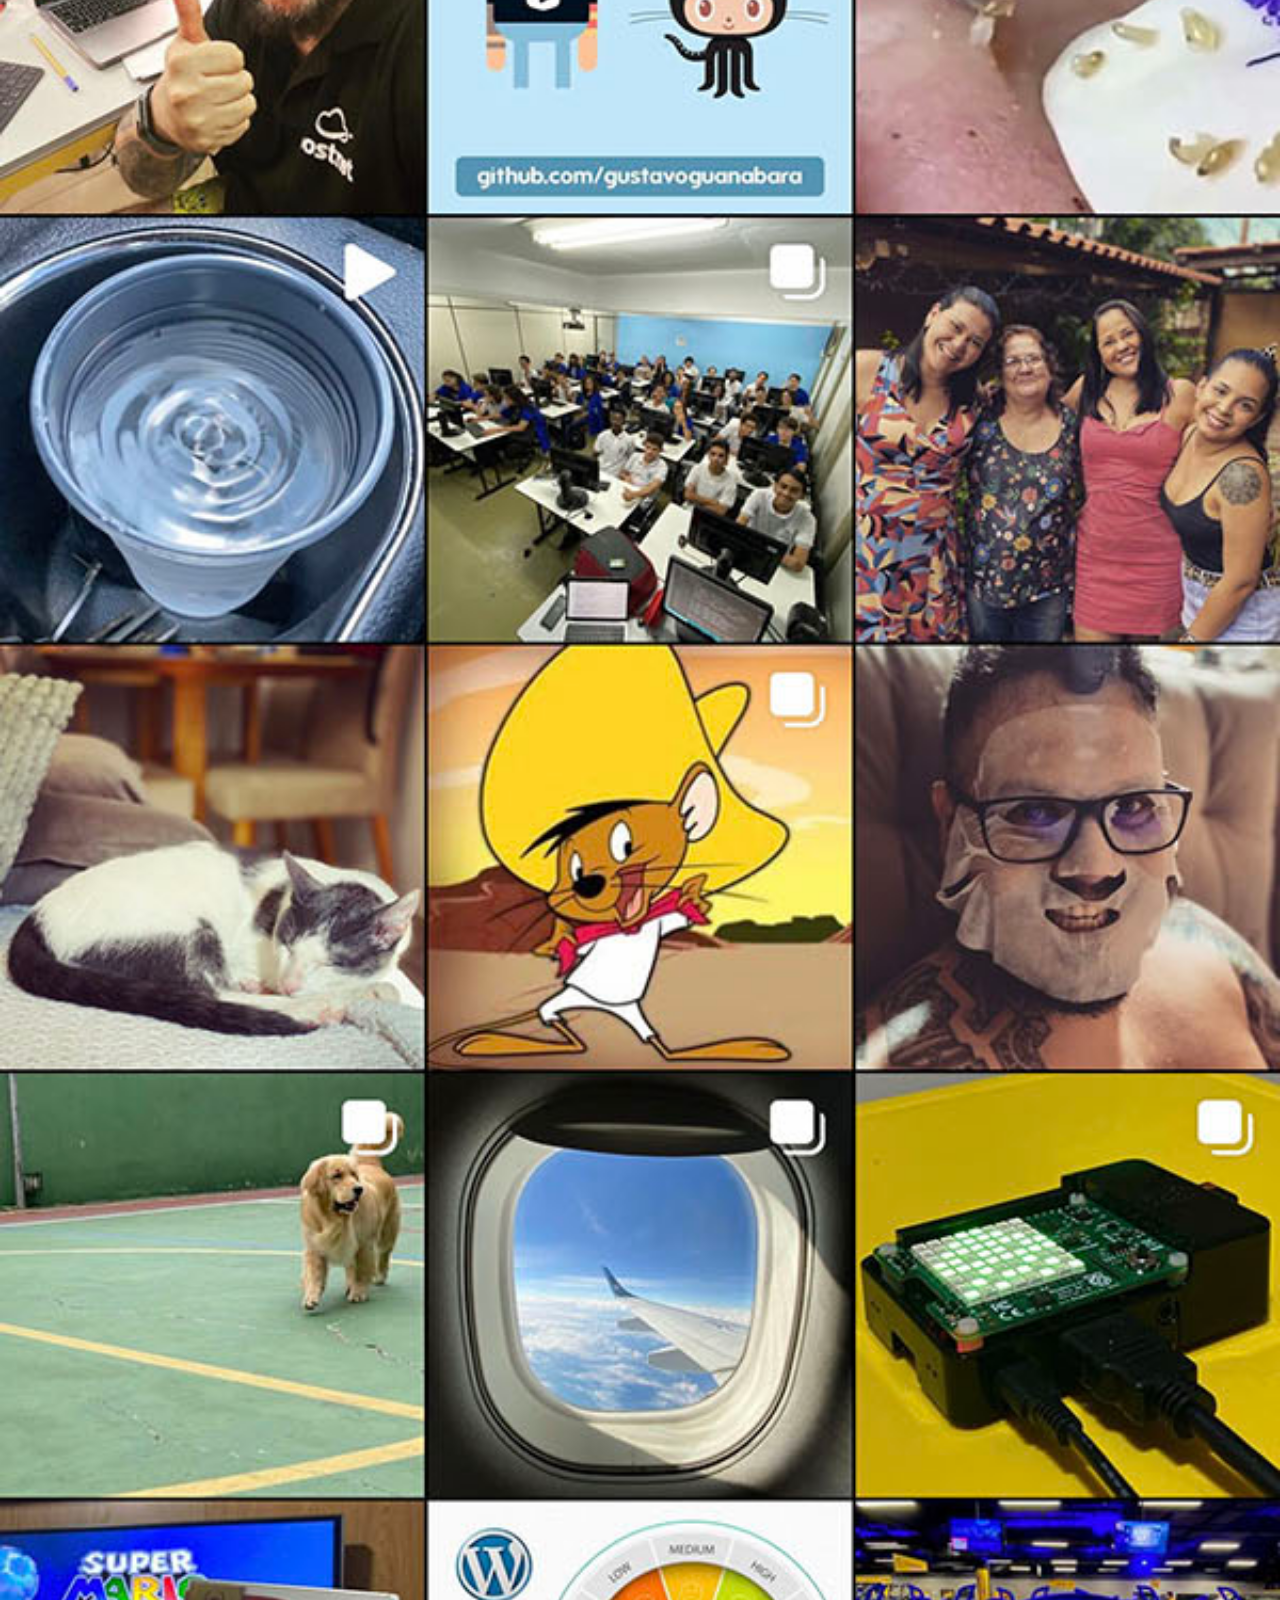
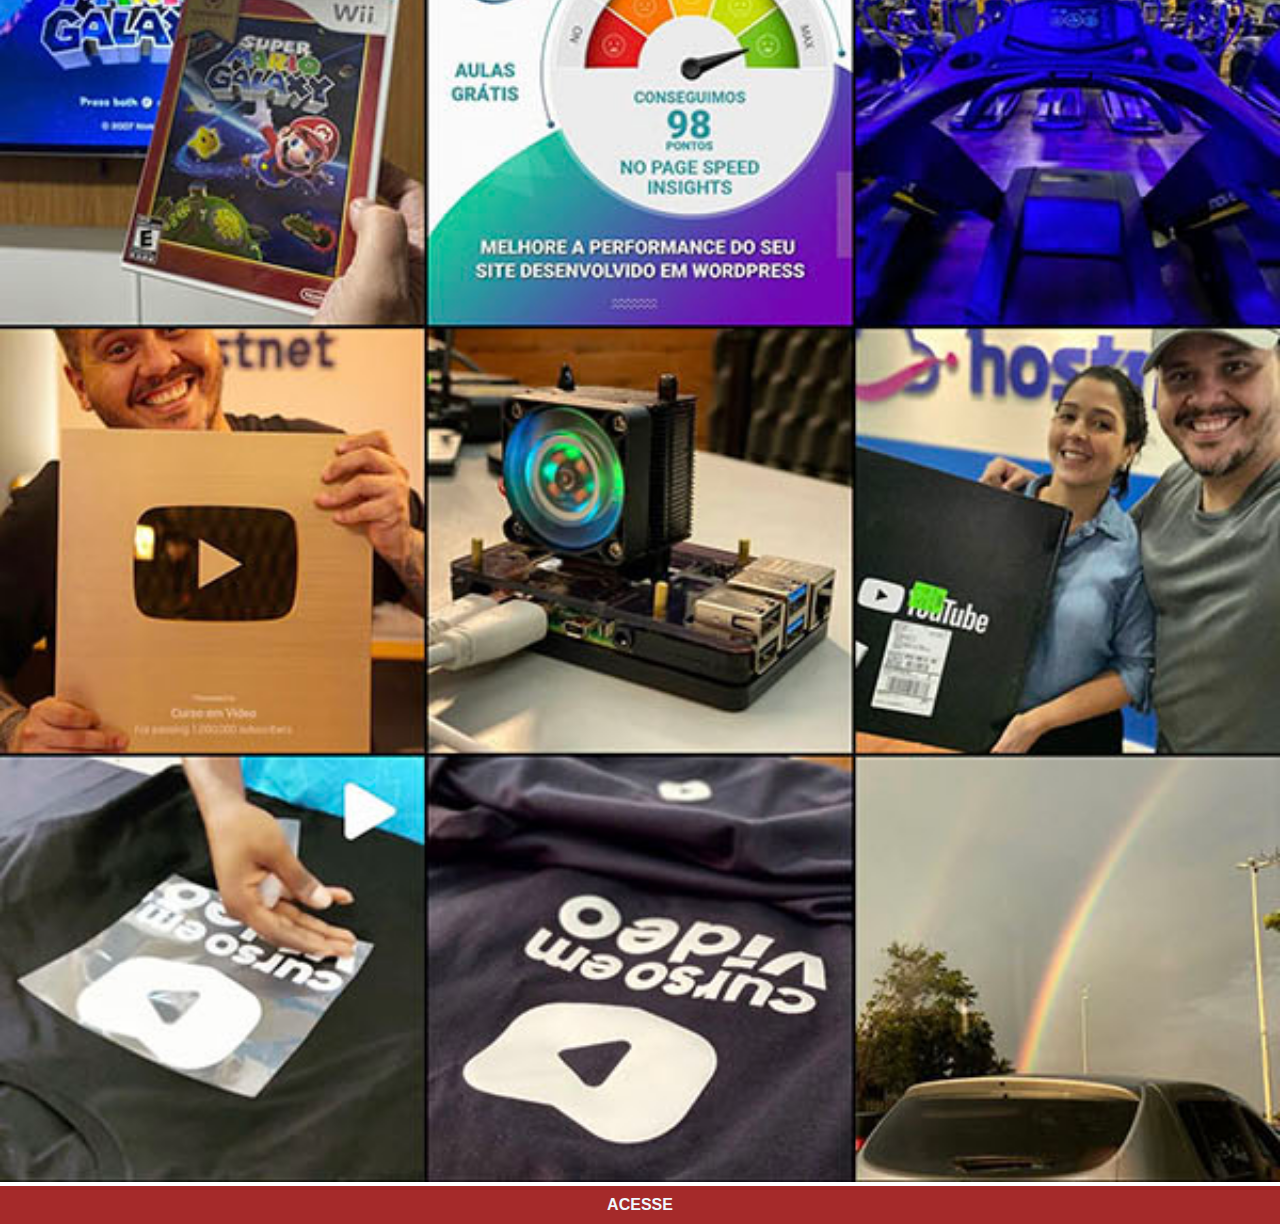
<file: instagram.html>
<!DOCTYPE html>
<html lang="pt-br">
<head>
    <meta charset="UTF-8">
    <meta name="viewport" content="width=device-width, initial-scale=1.0">
    <title>instagram</title>
    <link rel="stylesheet" href="estilo/social.css">
</head>
<body>
    <img src="imagens/tela-instagram.jpg" alt="">
    <a href="https://github.com/paulohs22/" target="_blank">ACESSE</a>
</body>
</html>
</file>
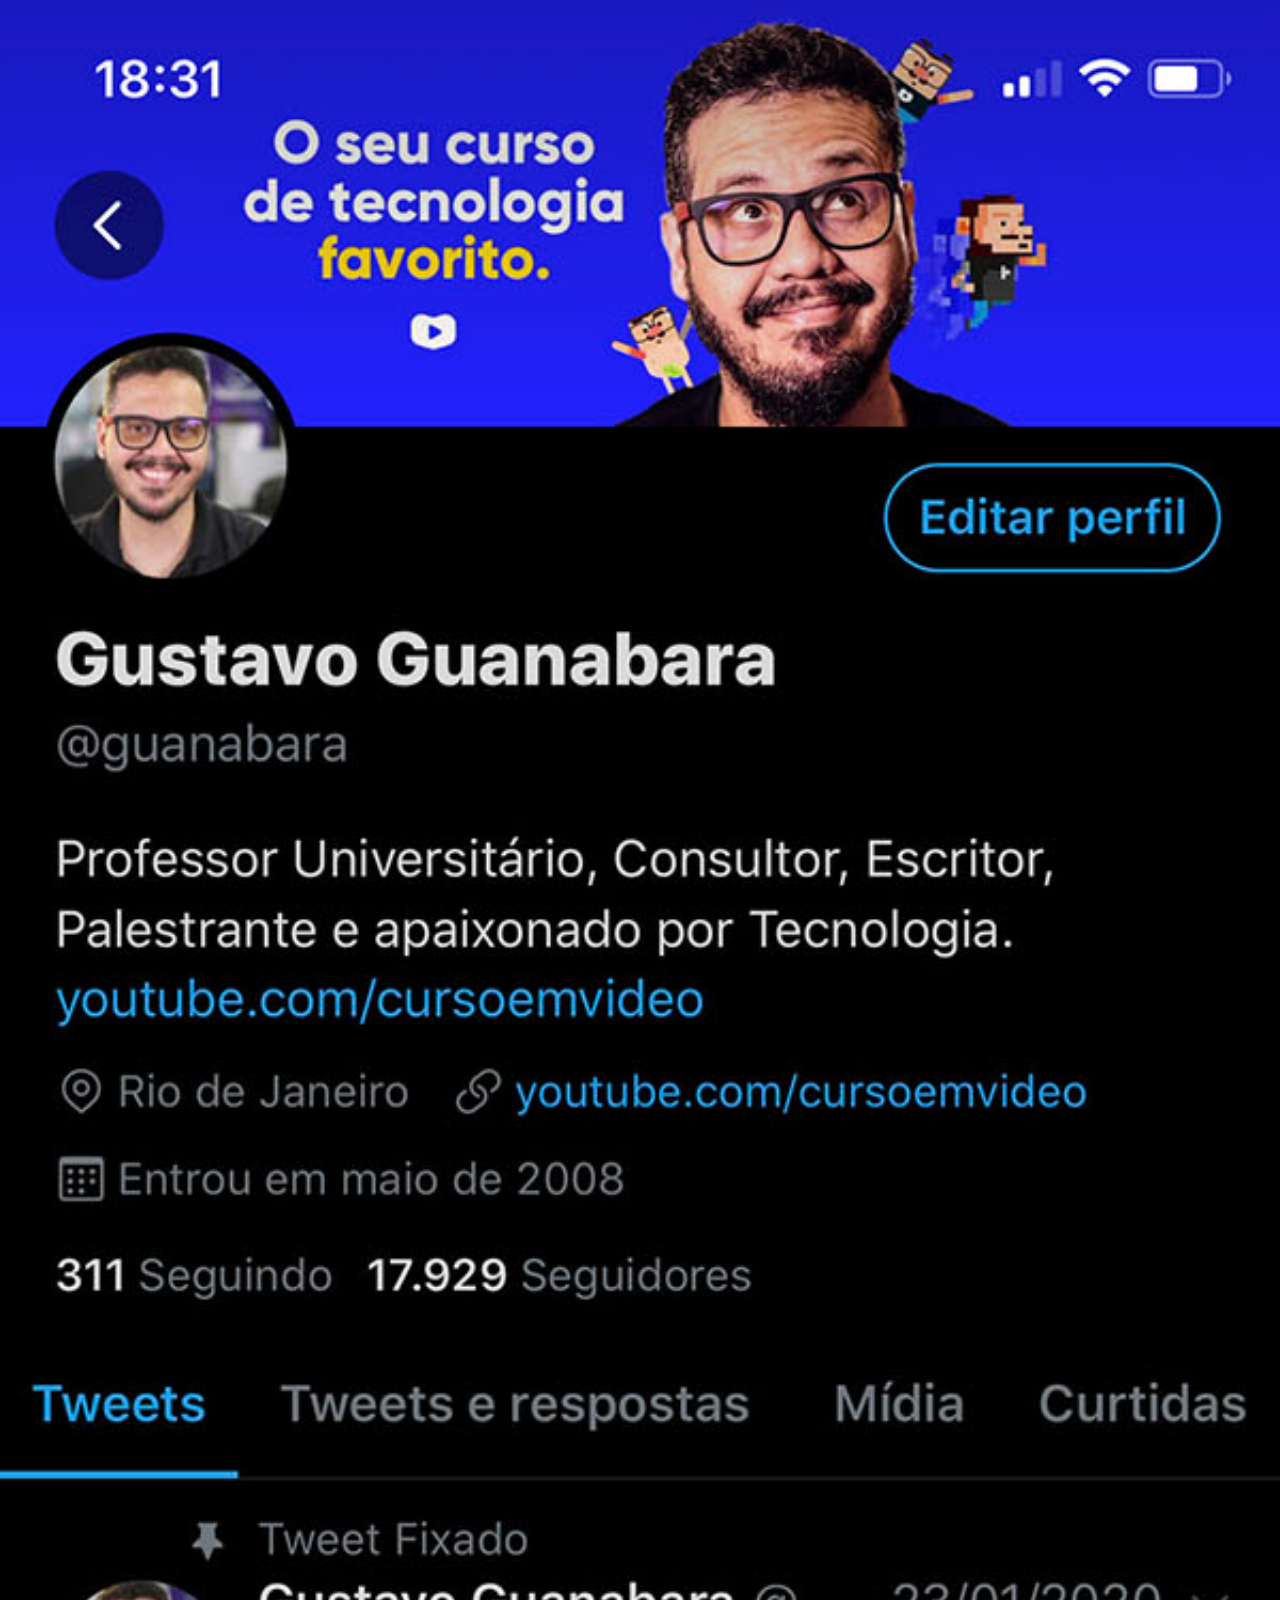
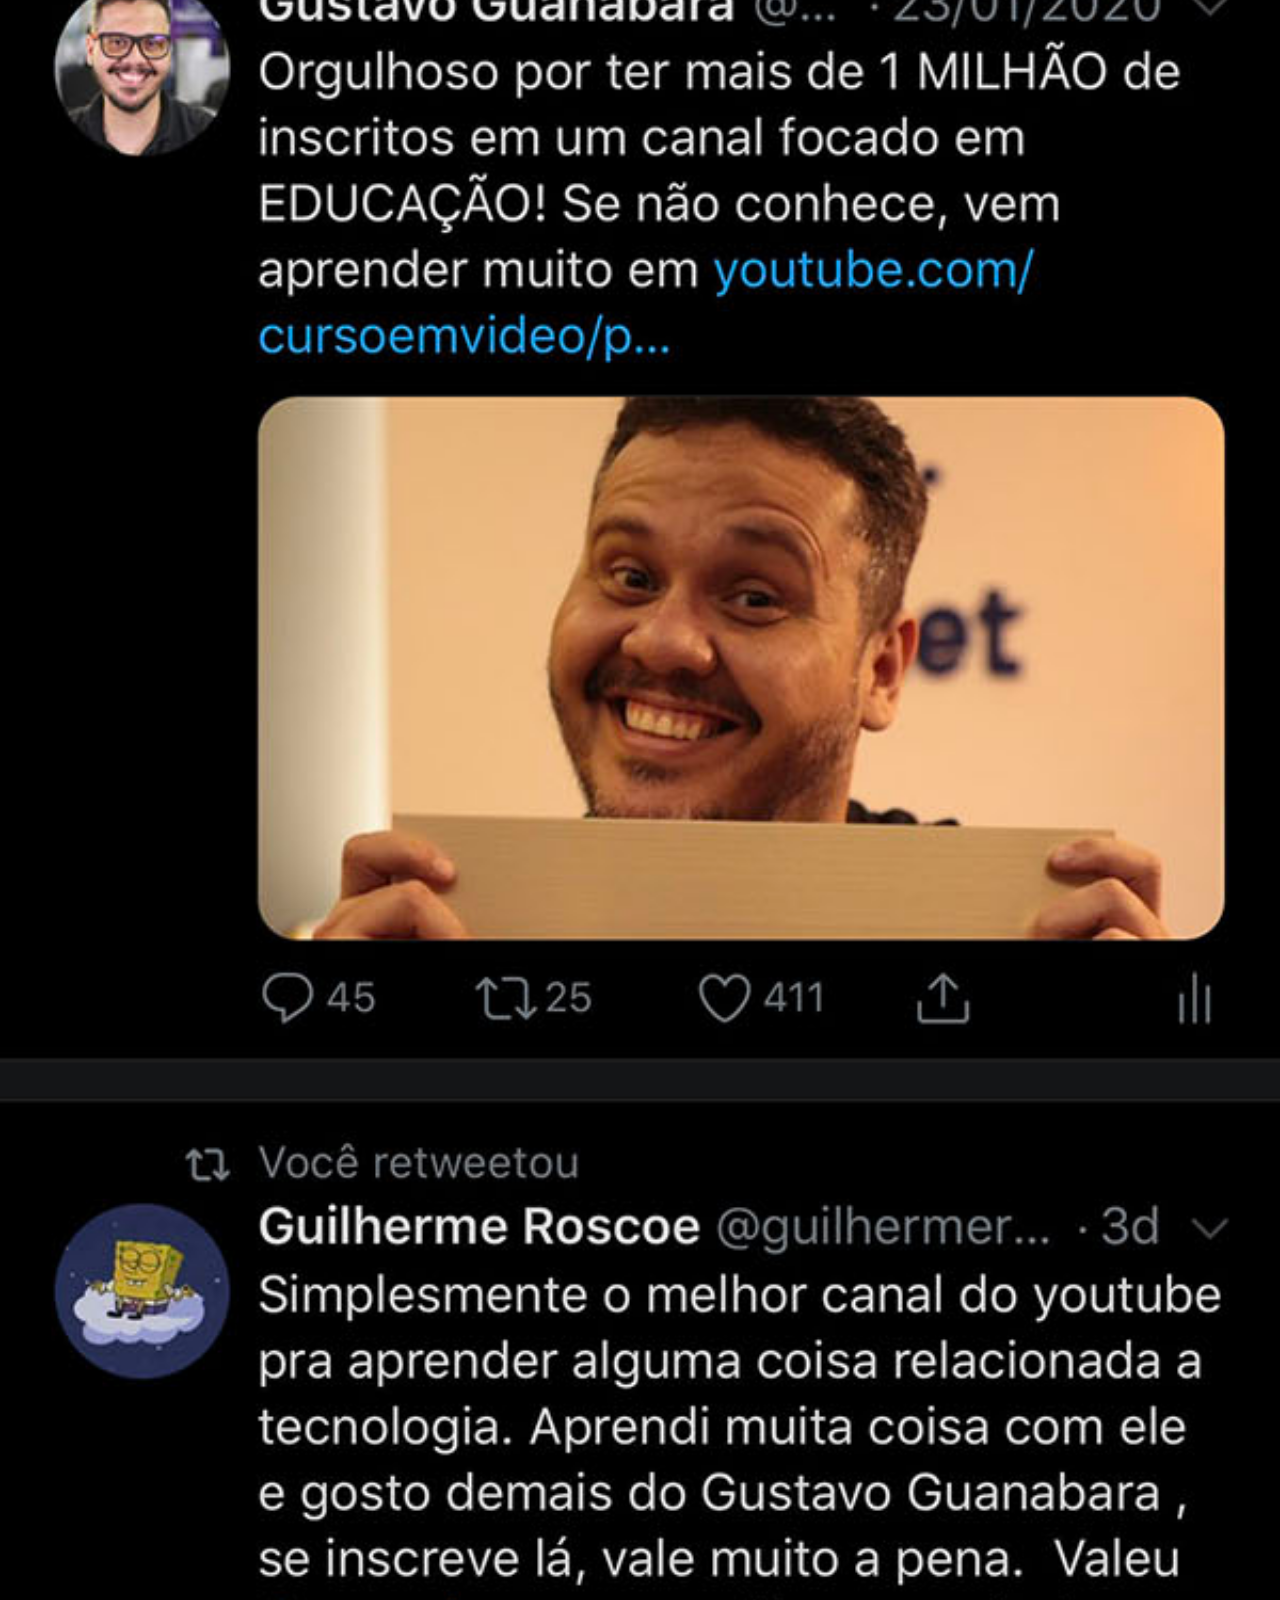
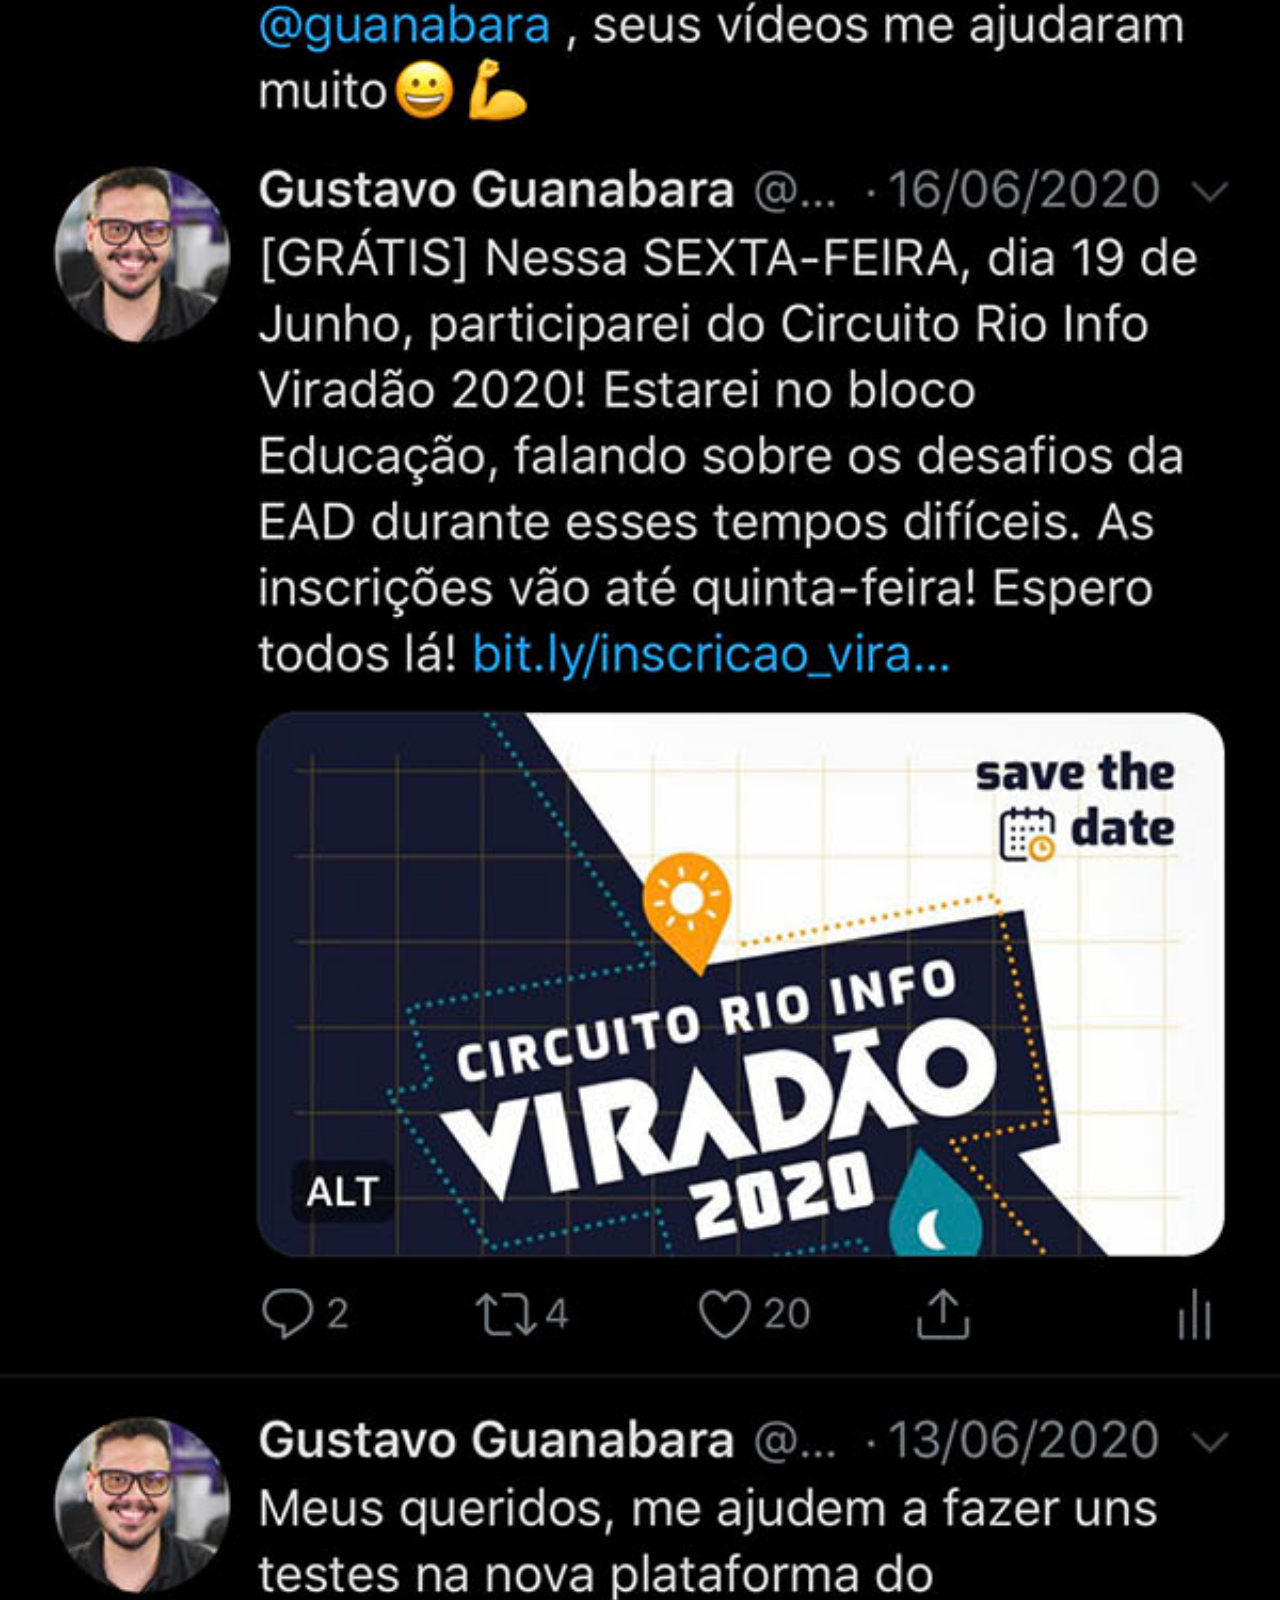
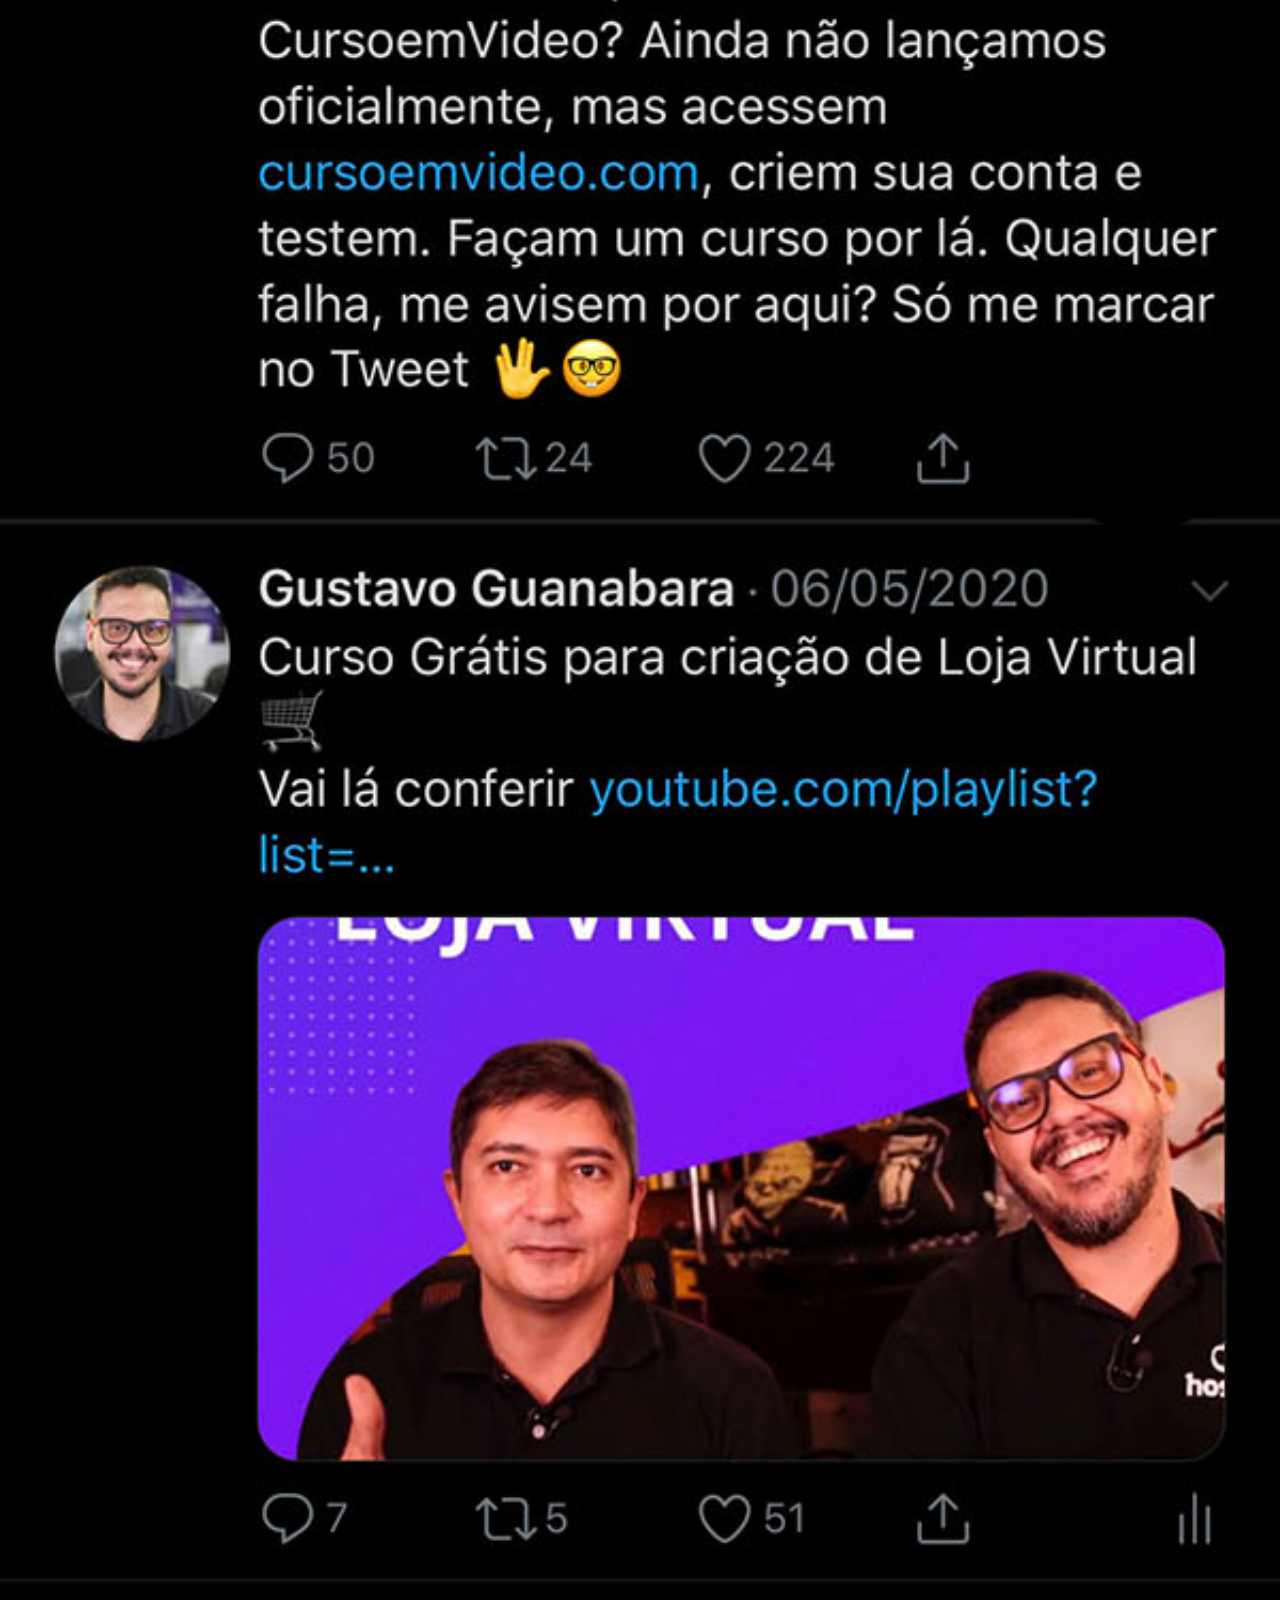
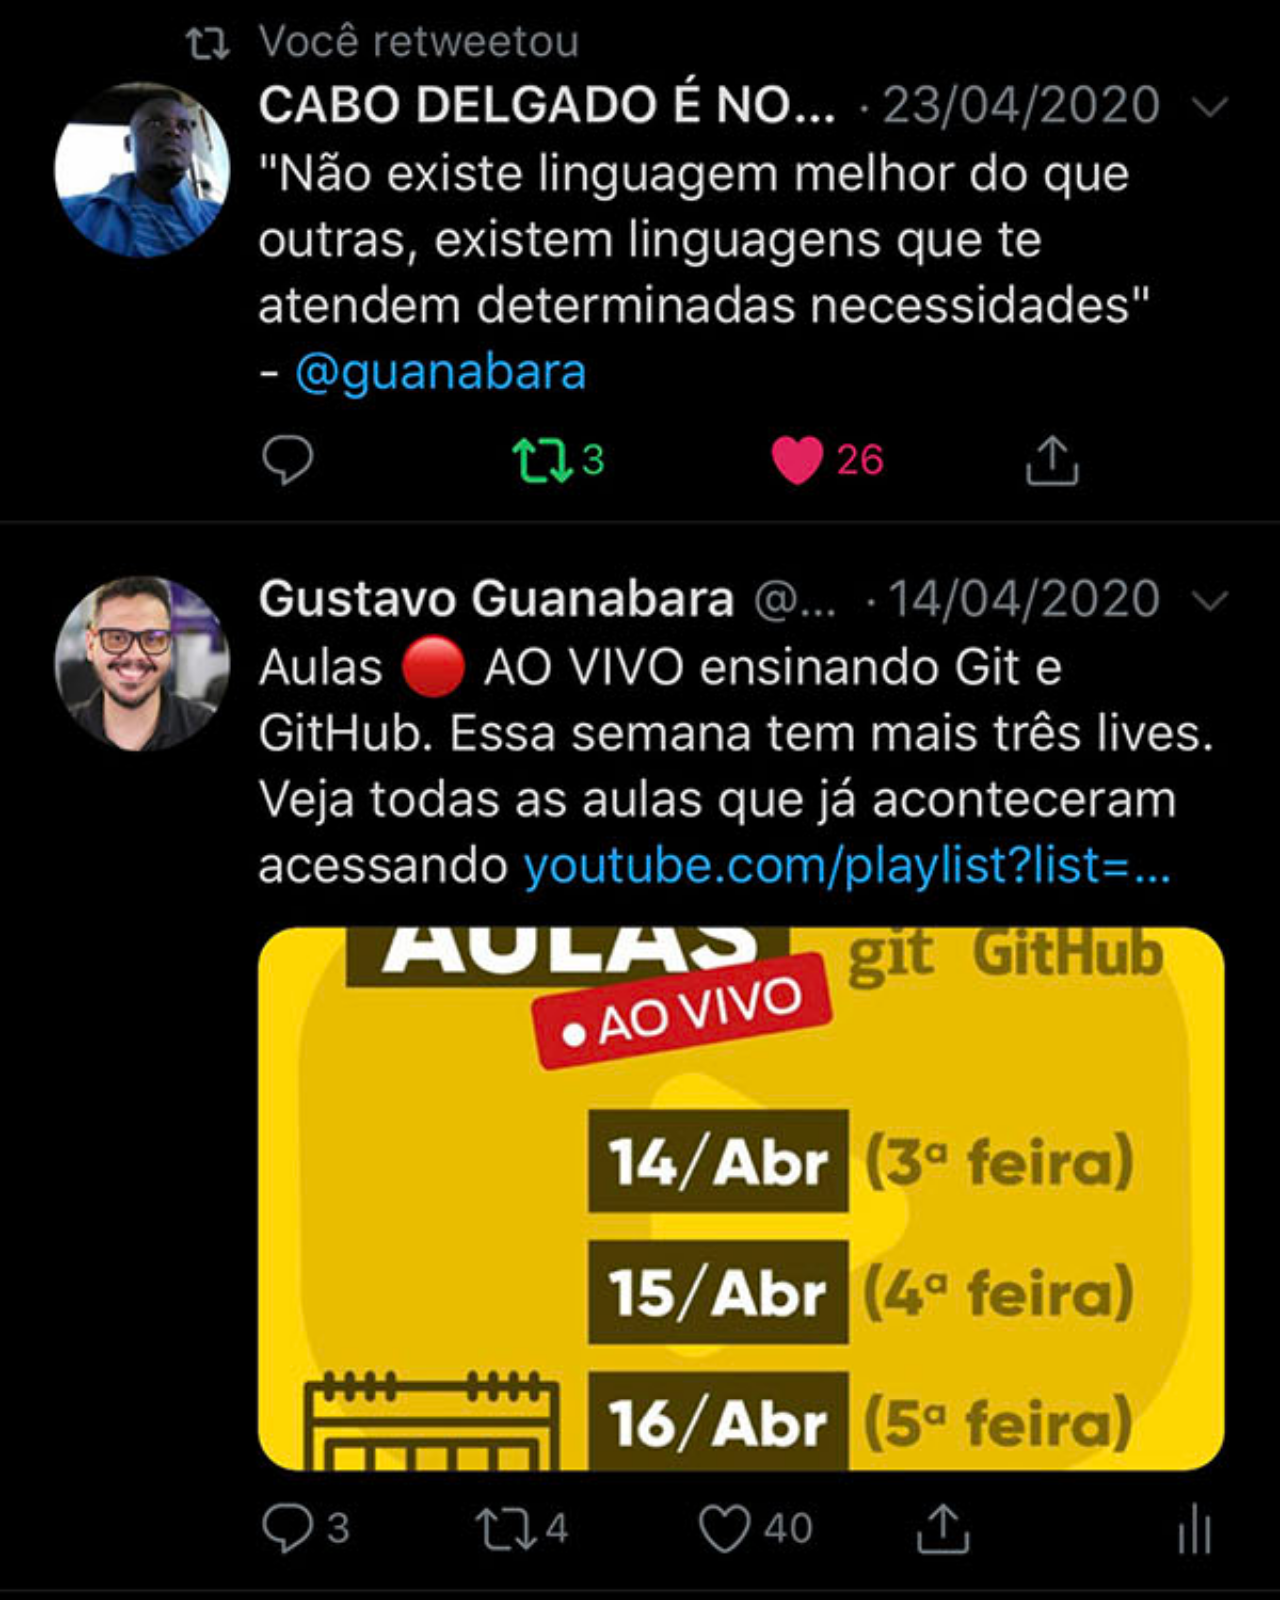
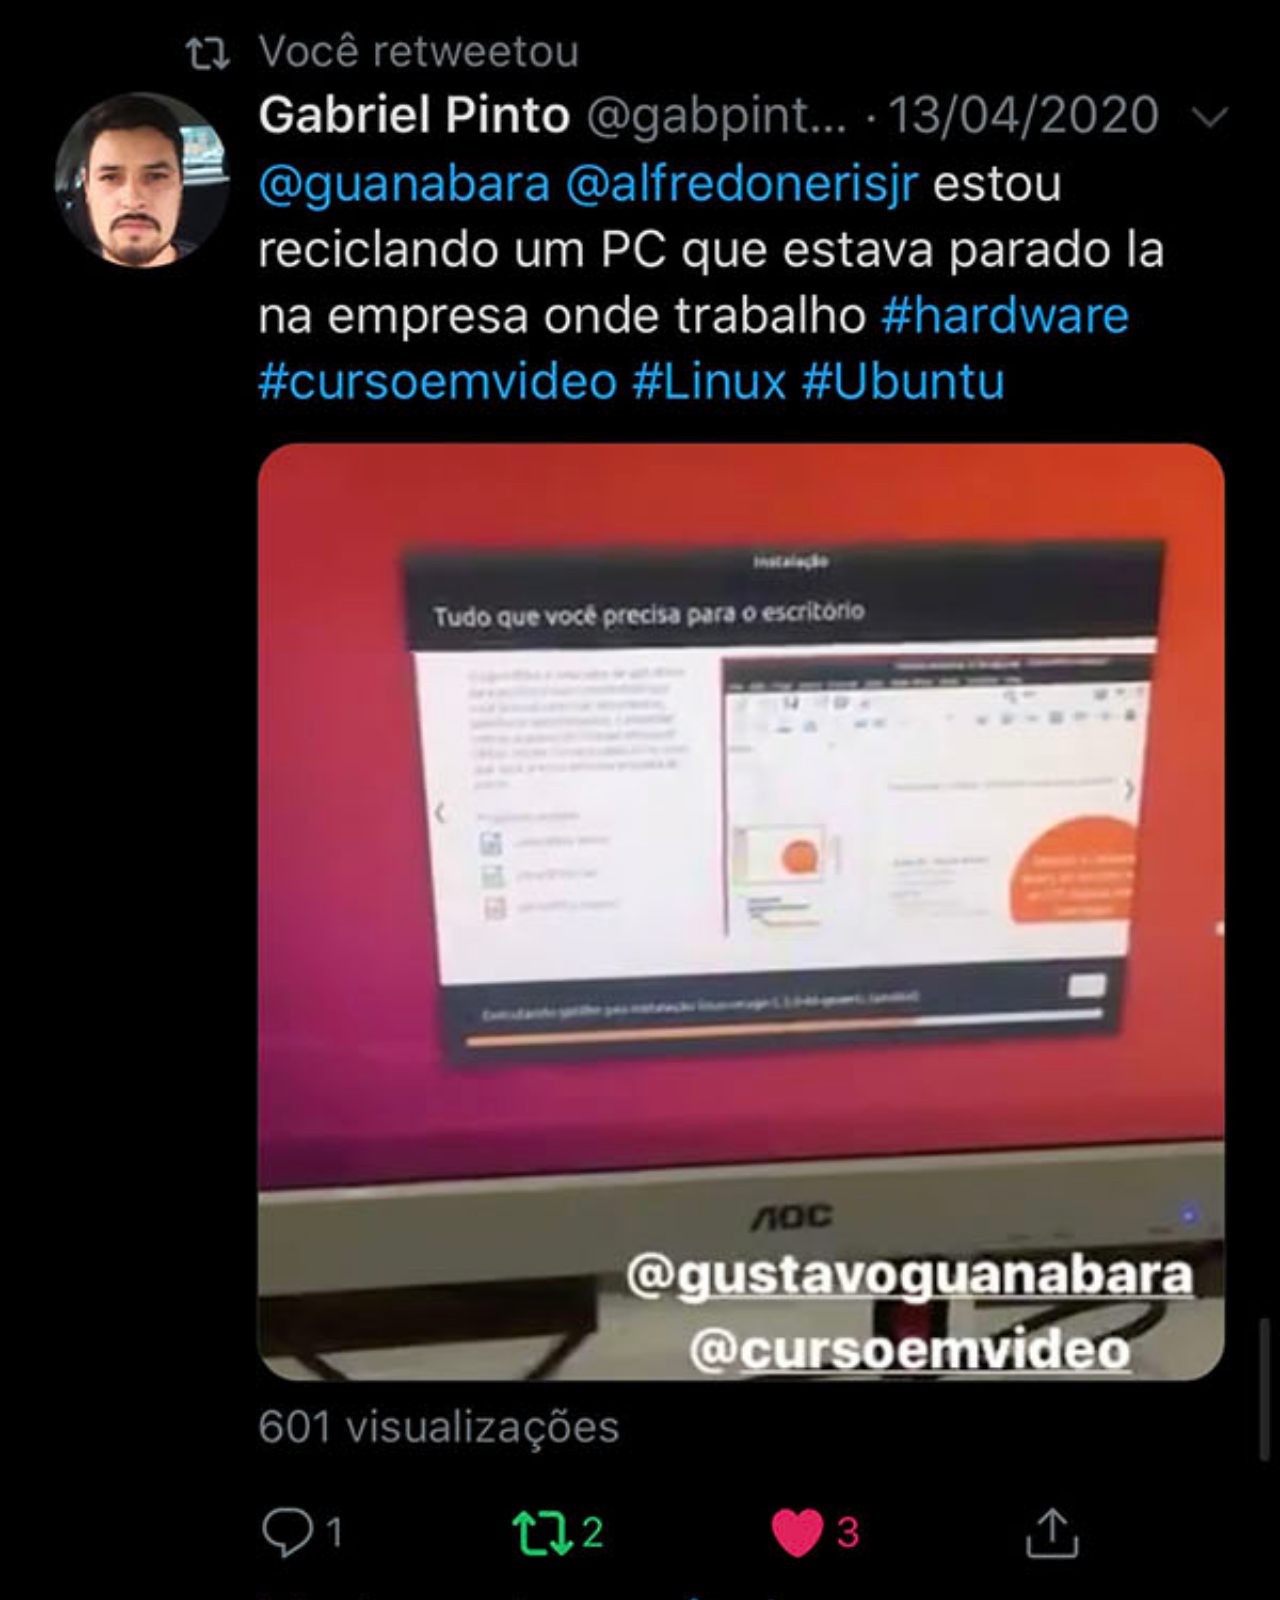
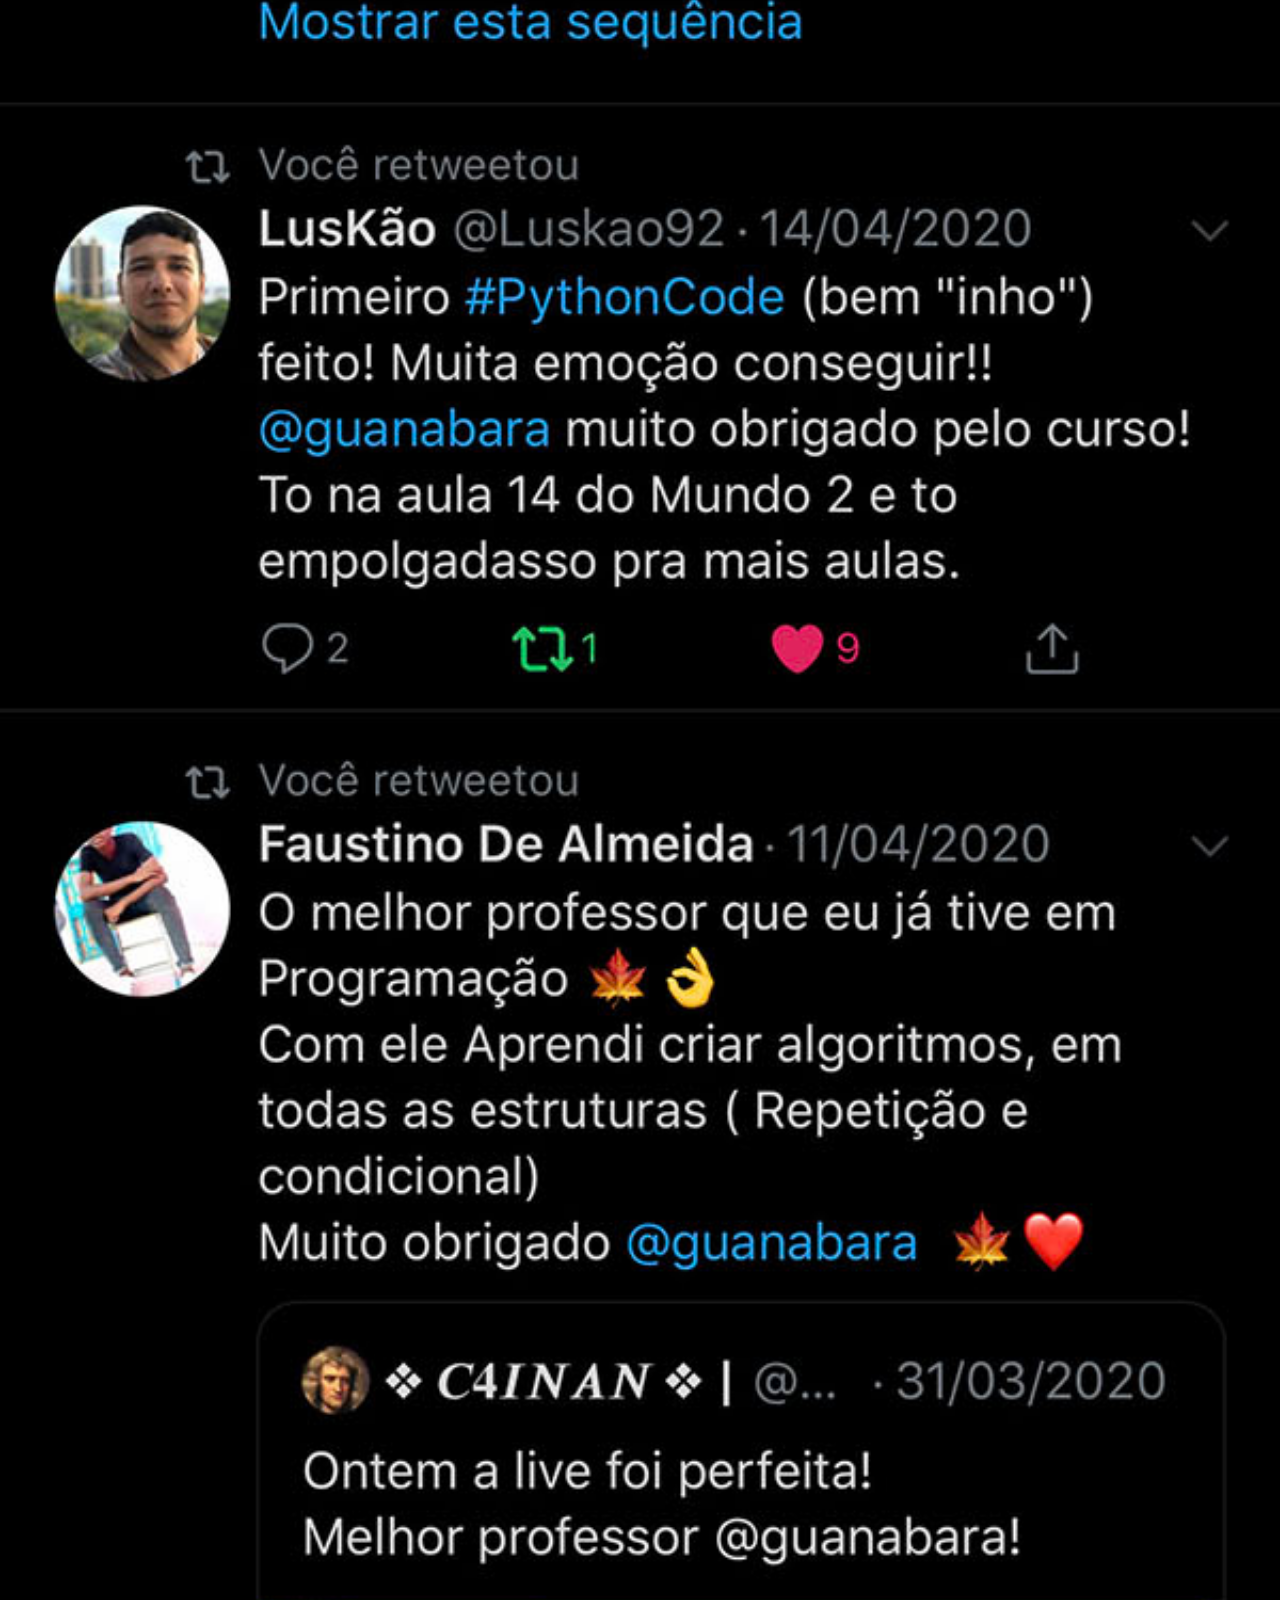
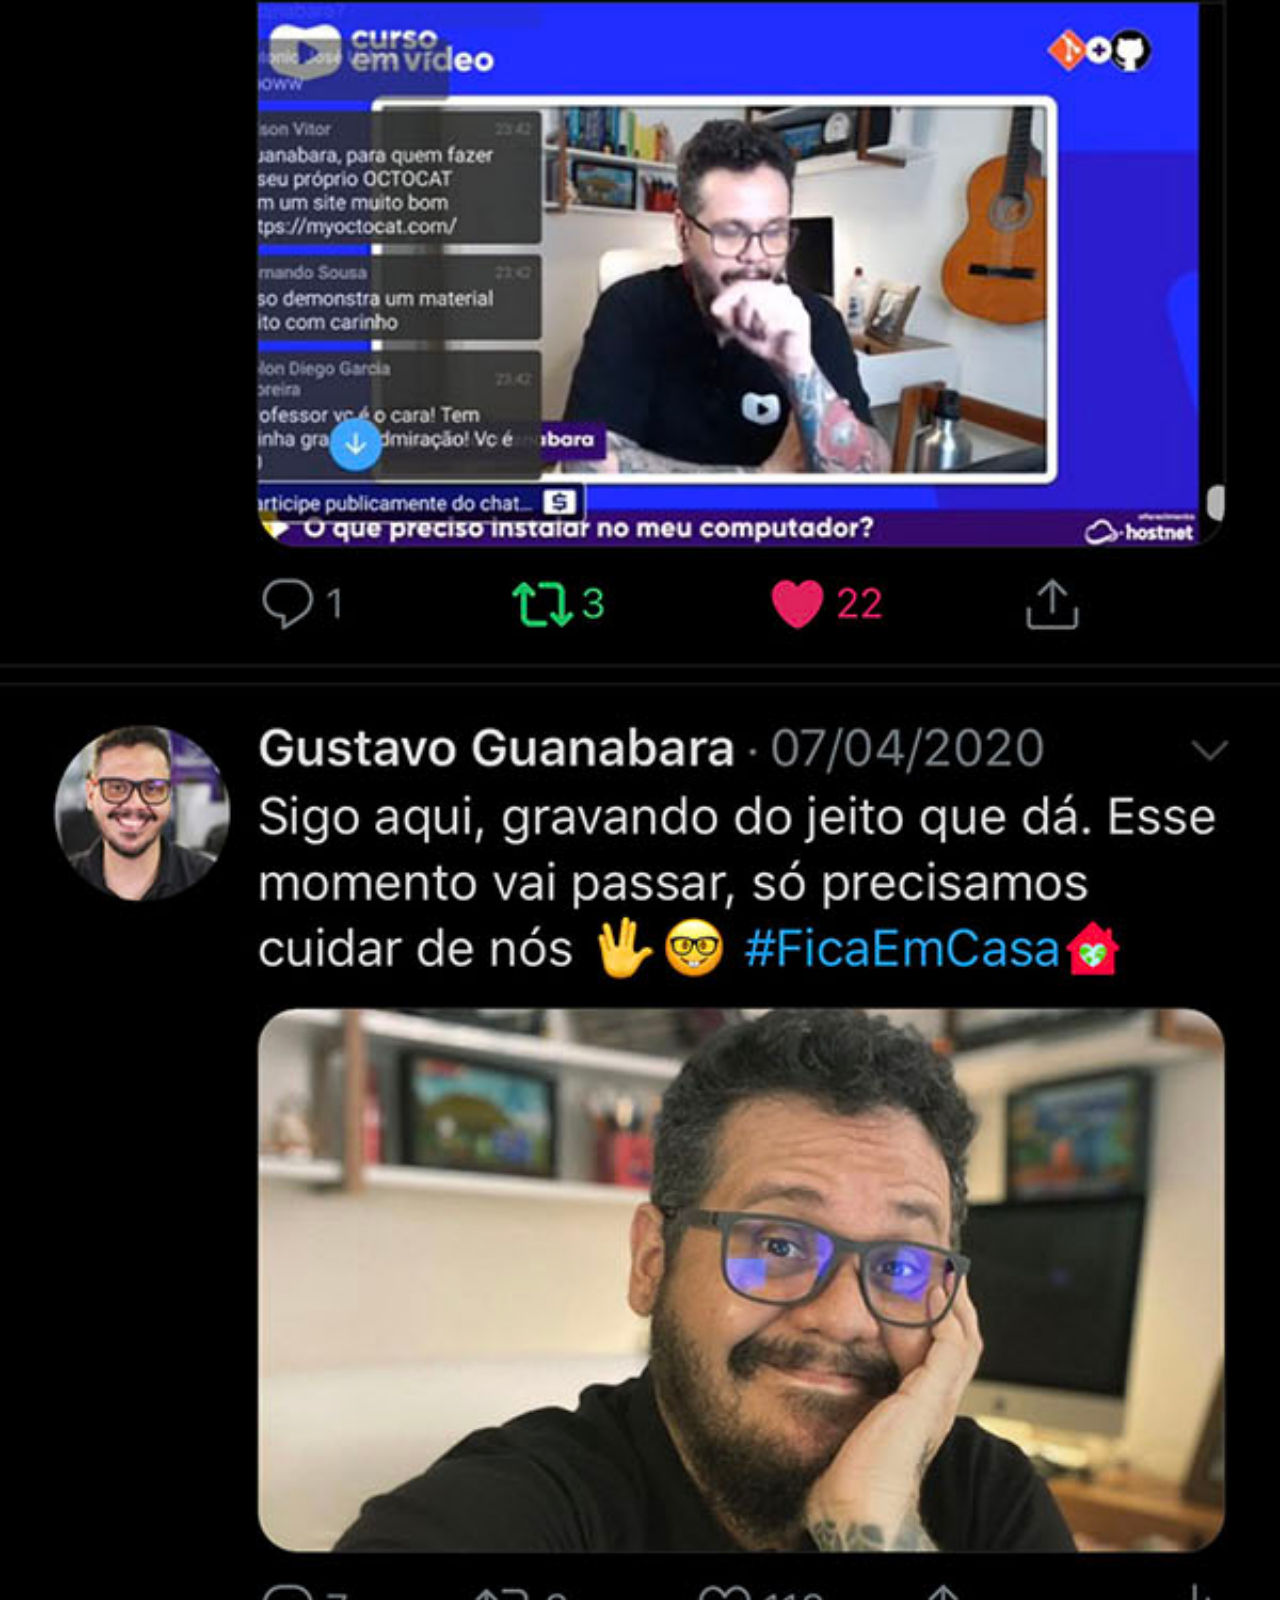
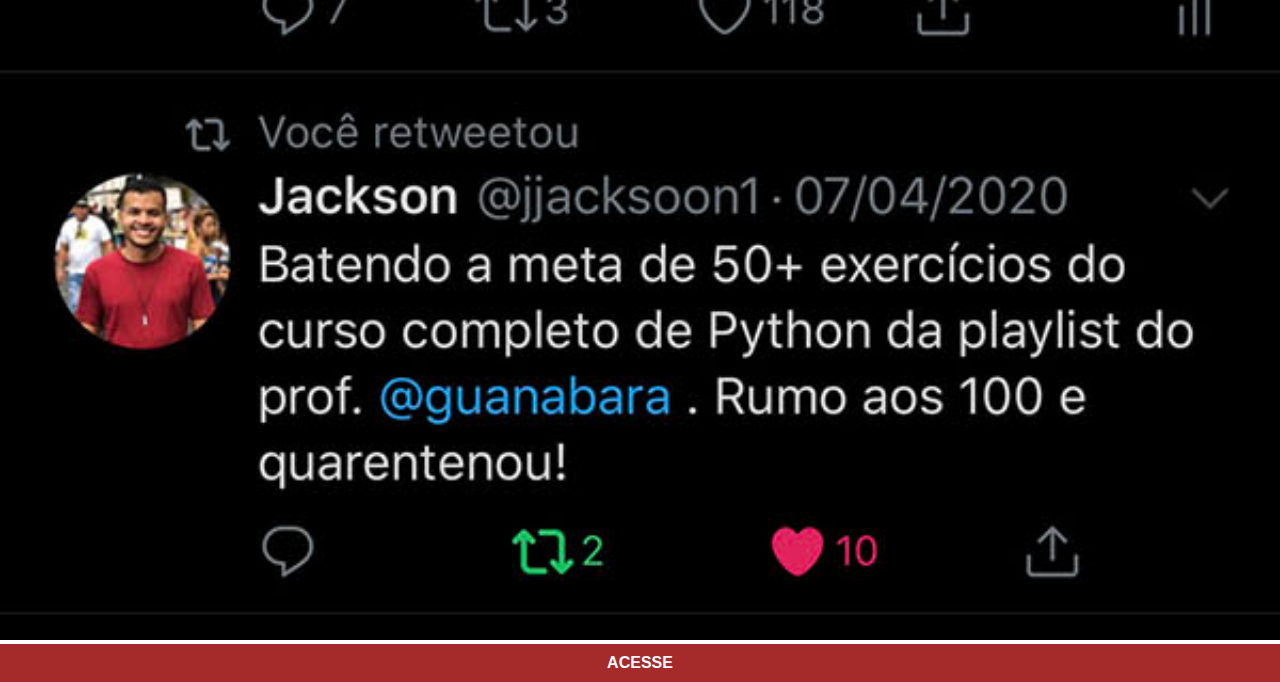
<file: twitter.html>
<!DOCTYPE html>
<html lang="pt-br">
<head>
    <meta charset="UTF-8">
    <meta name="viewport" content="width=device-width, initial-scale=1.0">
    <title>twitter</title>
    <link rel="stylesheet" href="estilo/social.css">
</head>
<body>
    <img src="imagens/tela-twitter.jpg" alt="">
    <a href="https://github.com/paulohs22/" target="_blank">ACESSE</a>
</body>
</html>
</file>
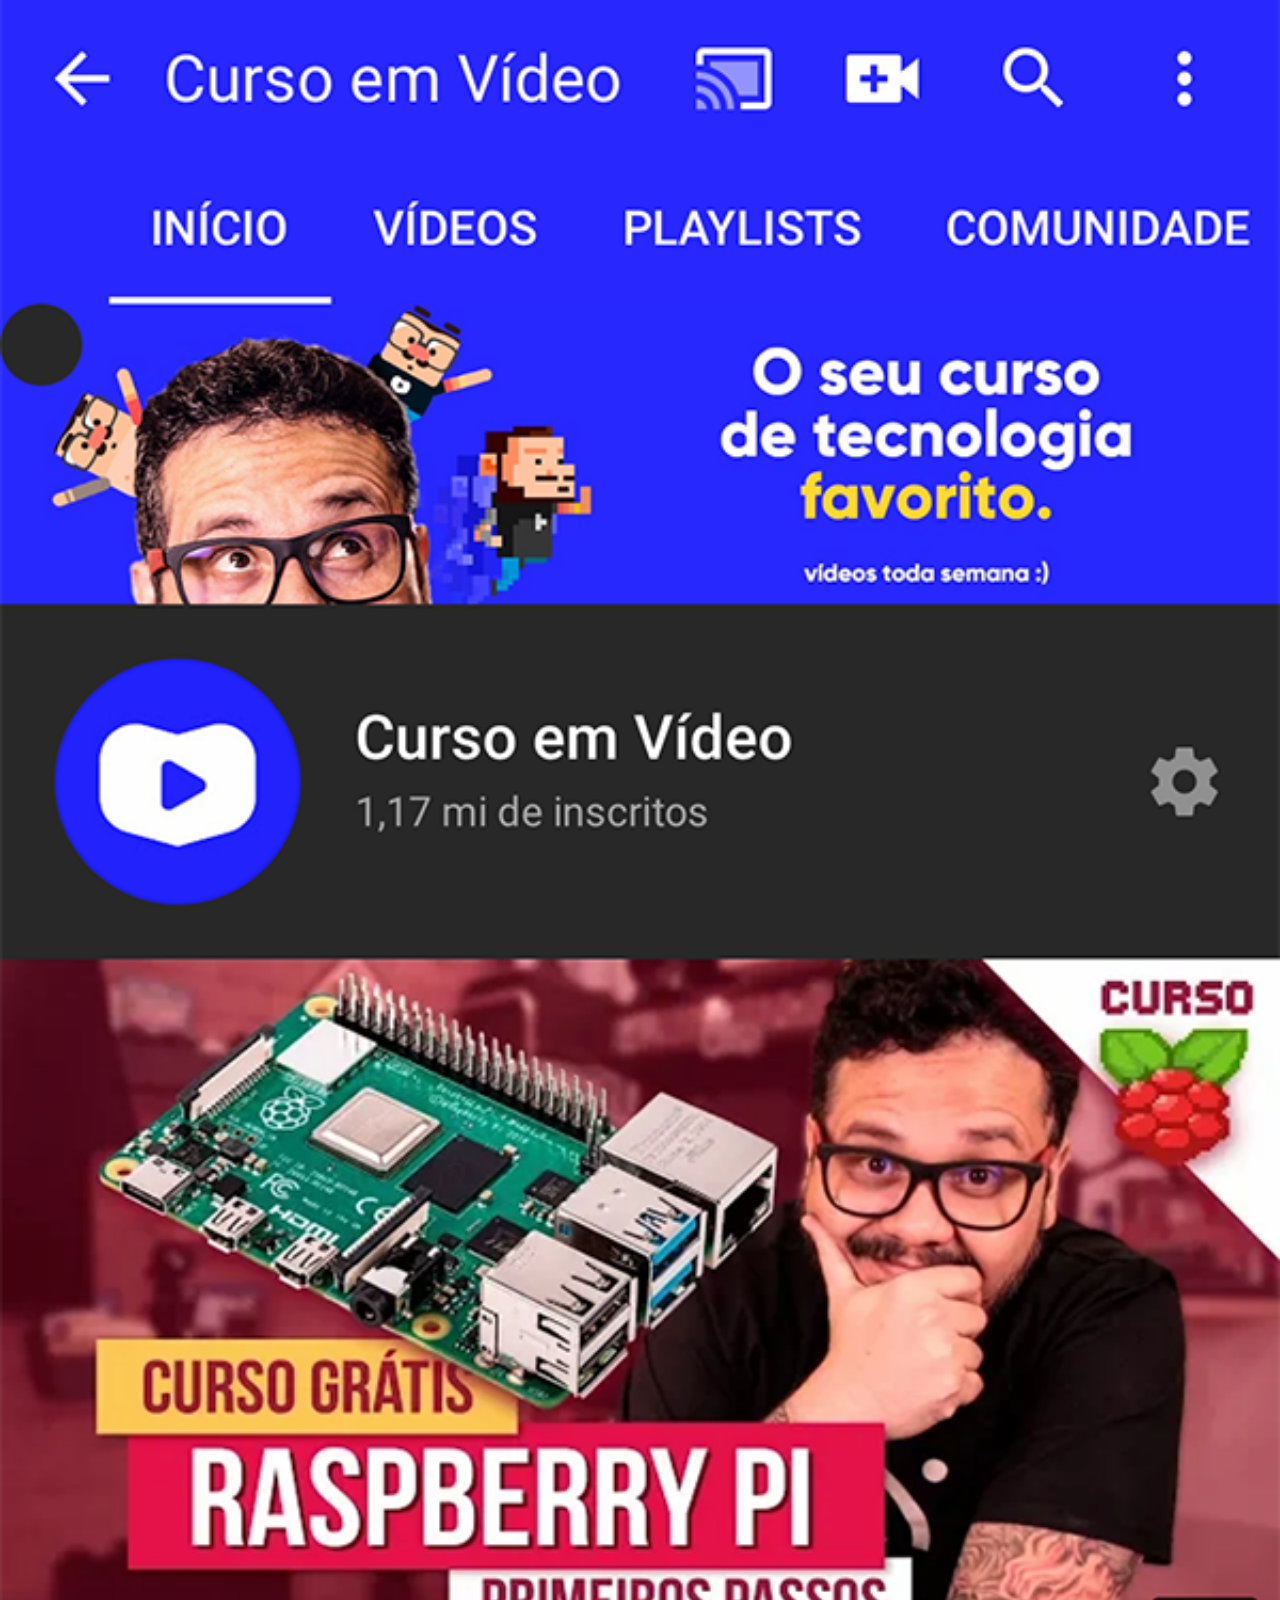
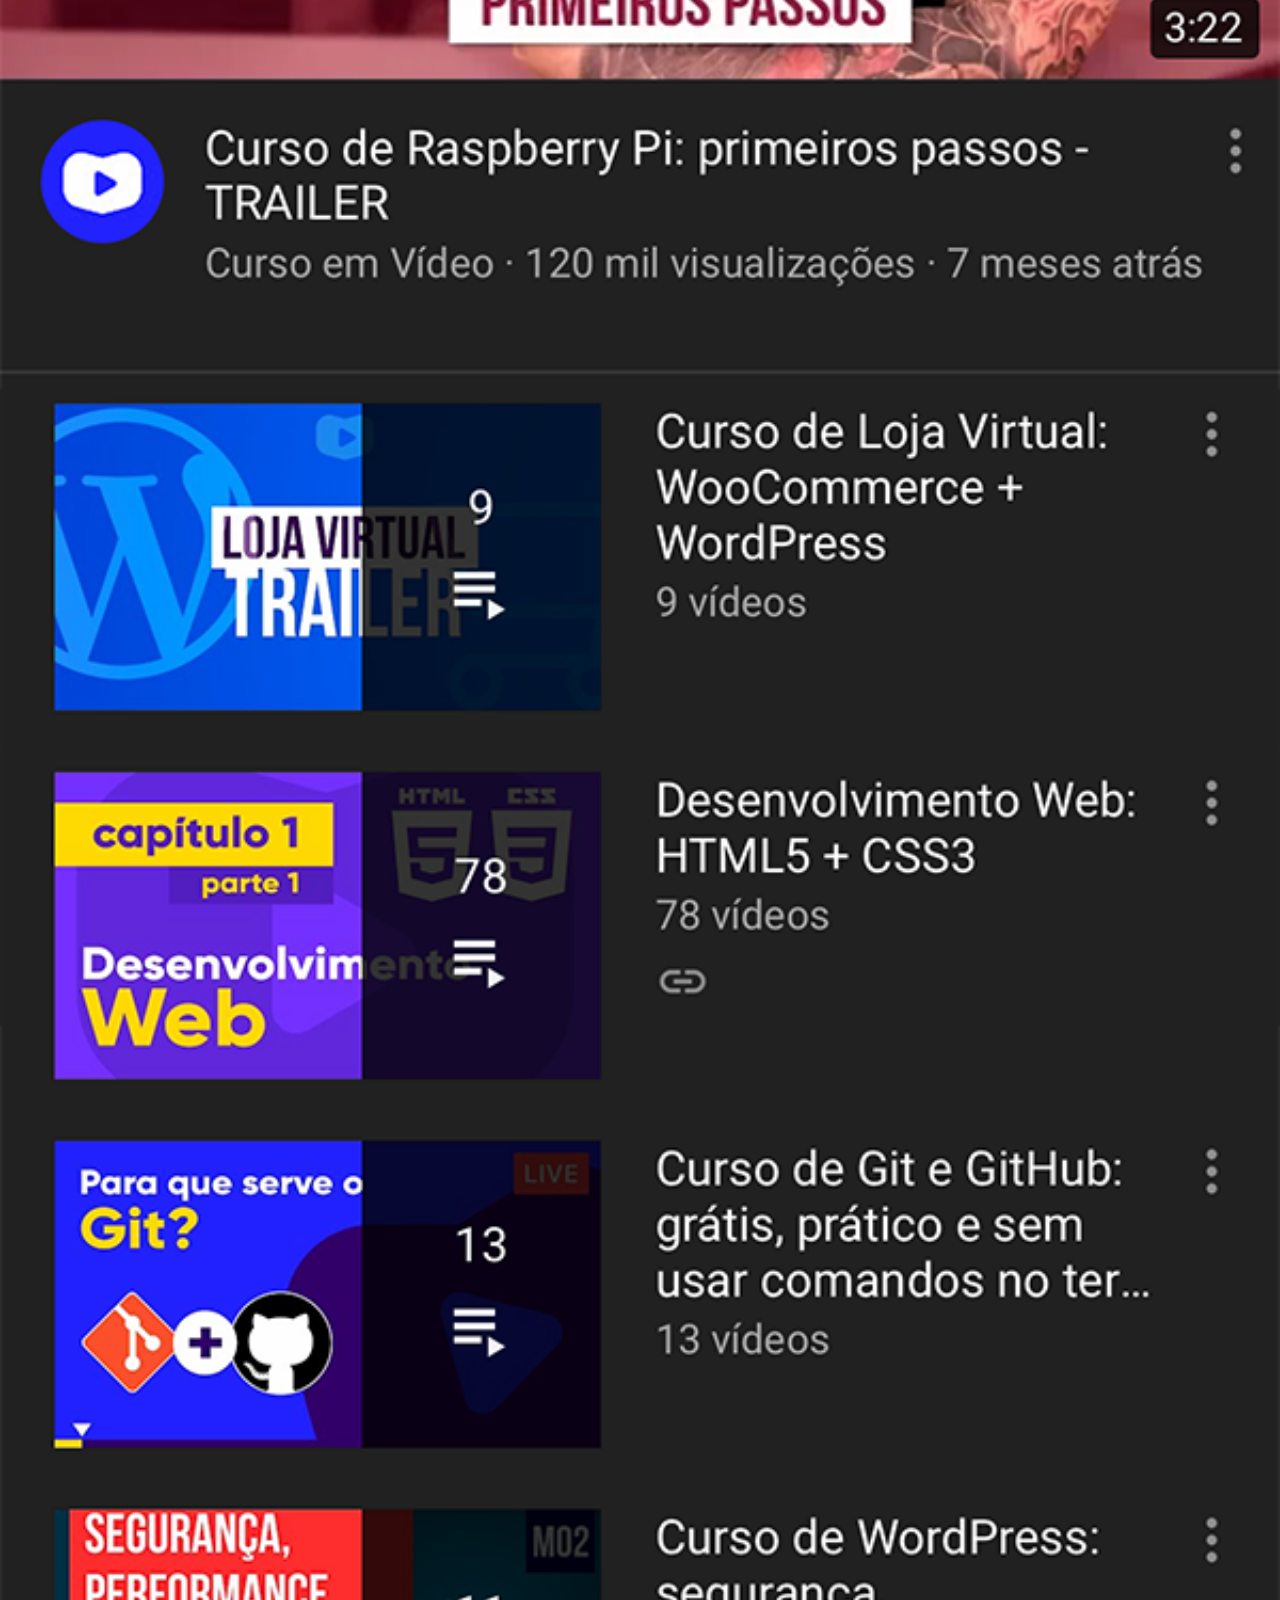
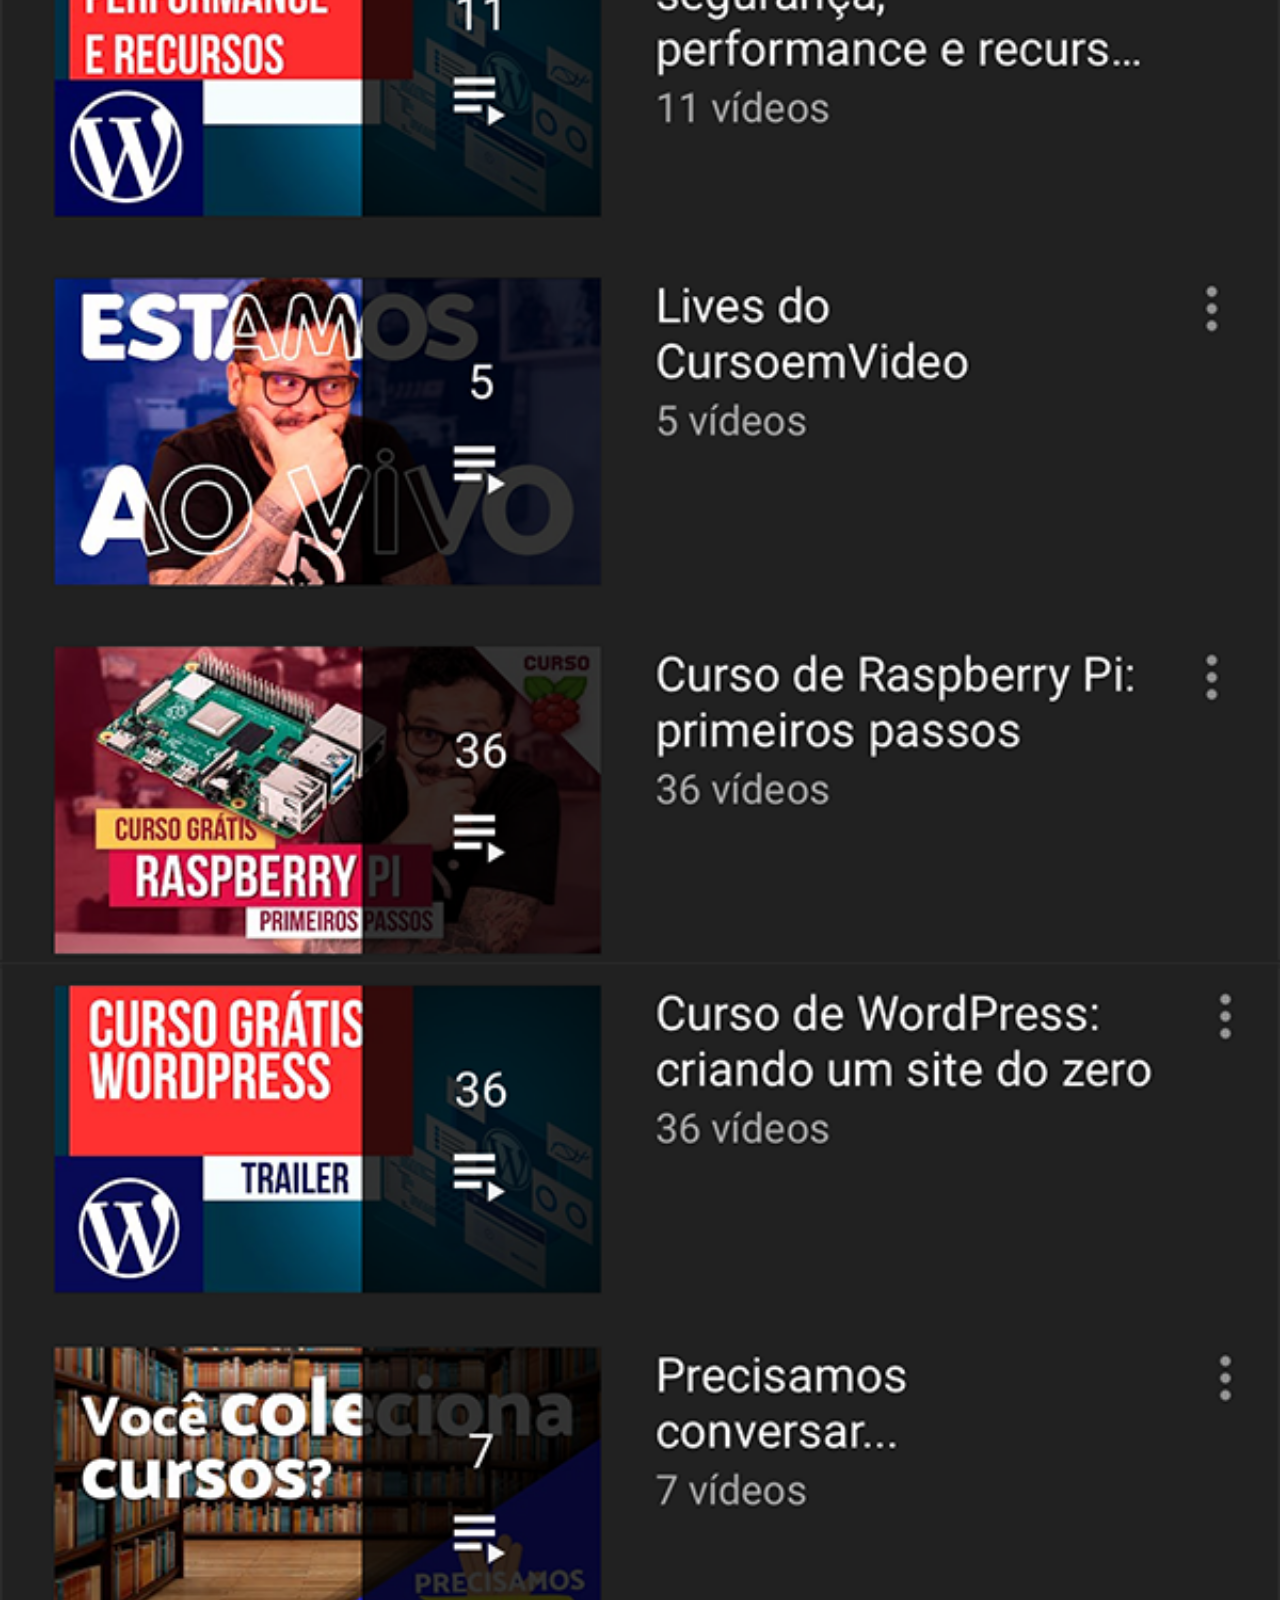
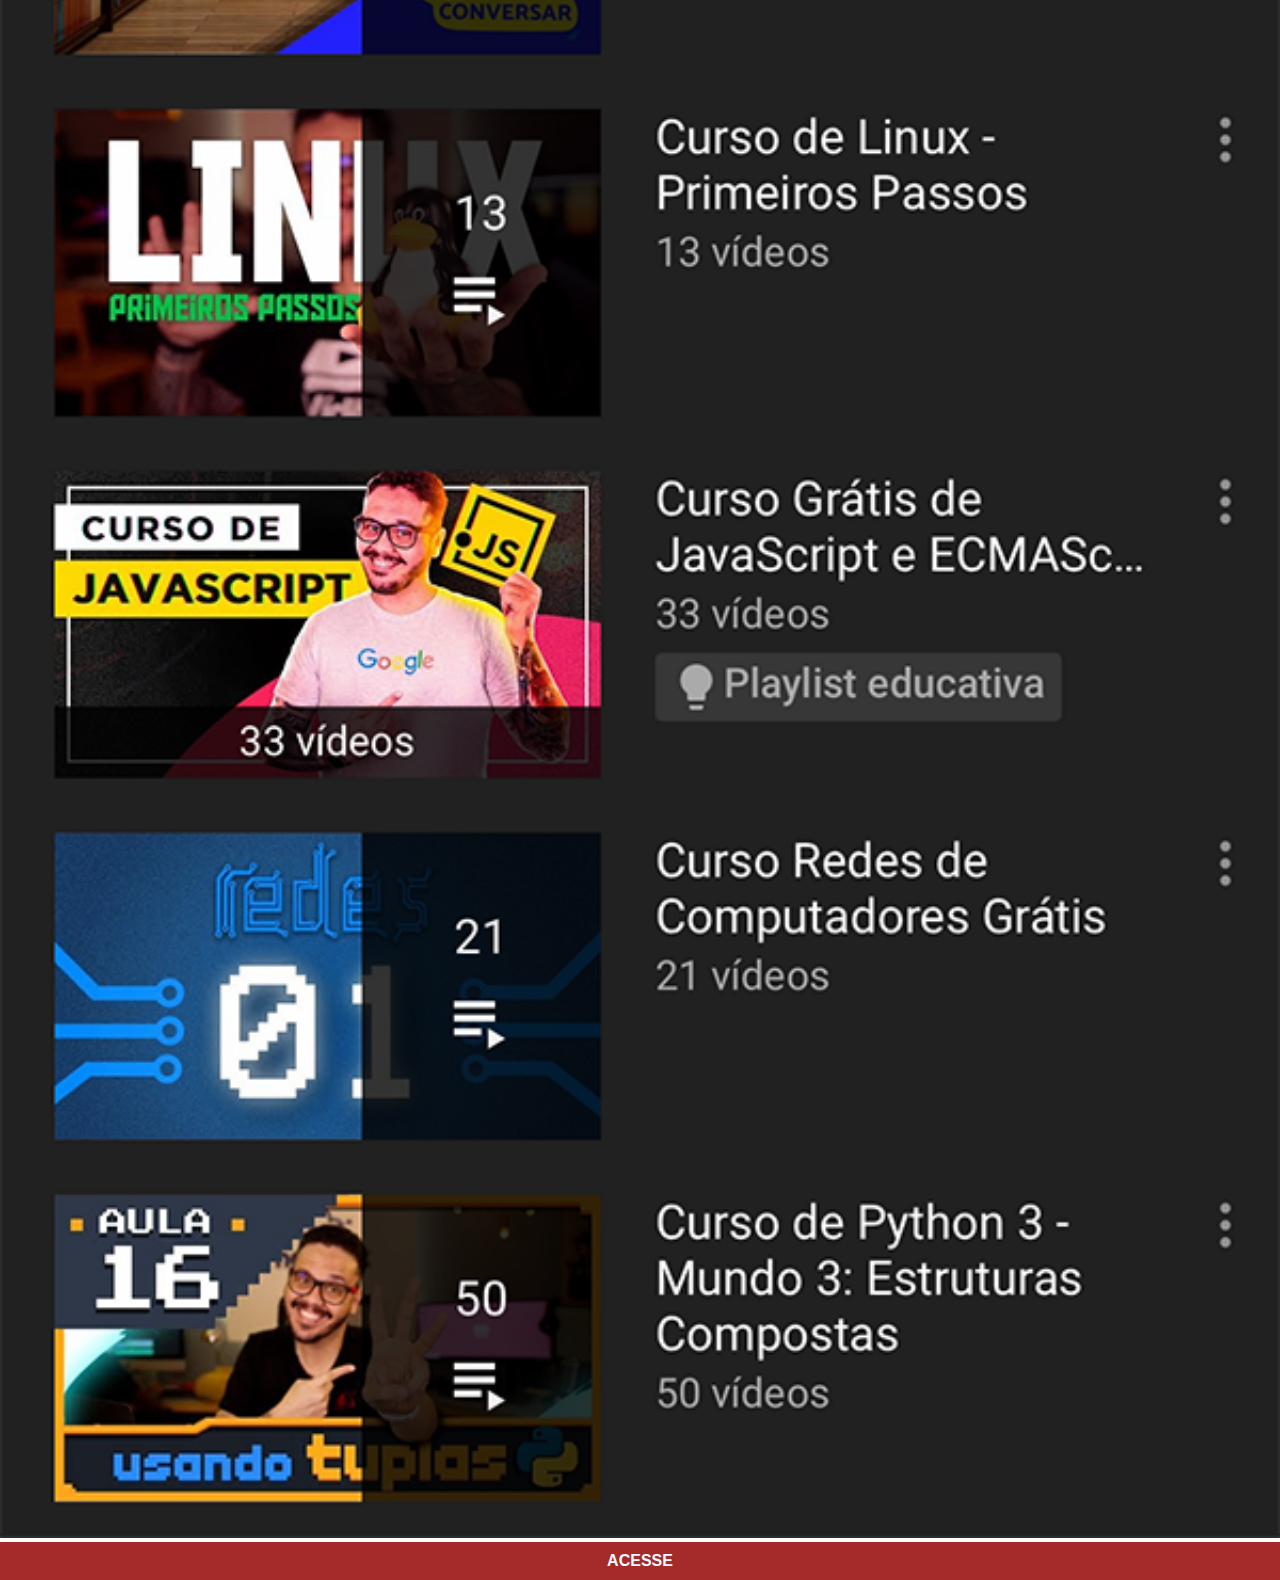
<file: youtube.html>
<!DOCTYPE html>
<html lang="ot-br">
<head>
    <meta charset="UTF-8">
    <meta name="viewport" content="width=device-width, initial-scale=1.0">
    <title>youtube</title>
    <link rel="stylesheet" href="estilo/social.css">
</head>

<body>
    <img src="imagens/tela-youtube.png" alt="">
    <a href="https://www.youtube.com/@CursoemVideo" target="_blank">ACESSE</a>
</body>
</html>
</file>
<file: estilo/style.css>
@charset "UTF-8";
*{
    margin: 0px;
    padding: 0px;
}
html, body{
    background-color: black;
    height: 100vh;
    width: 100vw;
}
main{
    position: relative;
    background-image: url(../imagens/fundo-madeira.jpg);
    height: 100vh;
    width: 100vw;
}
section#telefone{
    position: absolute;
    top: 50%;
    left: 50%;
    transform: translate(-50%, -50%);
    background: url(../imagens/frame-iphone.png) no-repeat;
    
    width: 311px;
    height: 627px;
}
iframe#tela{
    position: relative;
    top: 81px;
    left: 22px;
    width: 267px;
    height: 480px;
   
}

section#rd-sociais{
    text-align: right;
}
section#rd-sociais img{
    margin: 10px;
   border-radius: 50%;
    width: 45px;
    box-sizing: border-box;
}
section#rd-sociais img:hover{
    border: 1px solid white;
    transform: translate(-3px, -3px);
    box-shadow: 2px 3px 5px rgba(0, 0, 0, 0.671);
    transition: transform .3s;
}
</file>
<file: estilo/social.css>
@charset "UTF8";

*{
    padding: 0px;
    margin: 0px;
    font-family: Arial, Helvetica, sans-serif;
}

img{
    width: 100vw;
}
a{
   color: aliceblue;
    display: block;
    text-align: center;
    background-color: brown;
    padding: 10px;
    font-weight: bolder;
    text-decoration: none;
}
a:hover{
    background-color: red;
}
::-webkit-scrollbar{
    width: 0px;
    height: 0px;
}
</file>
